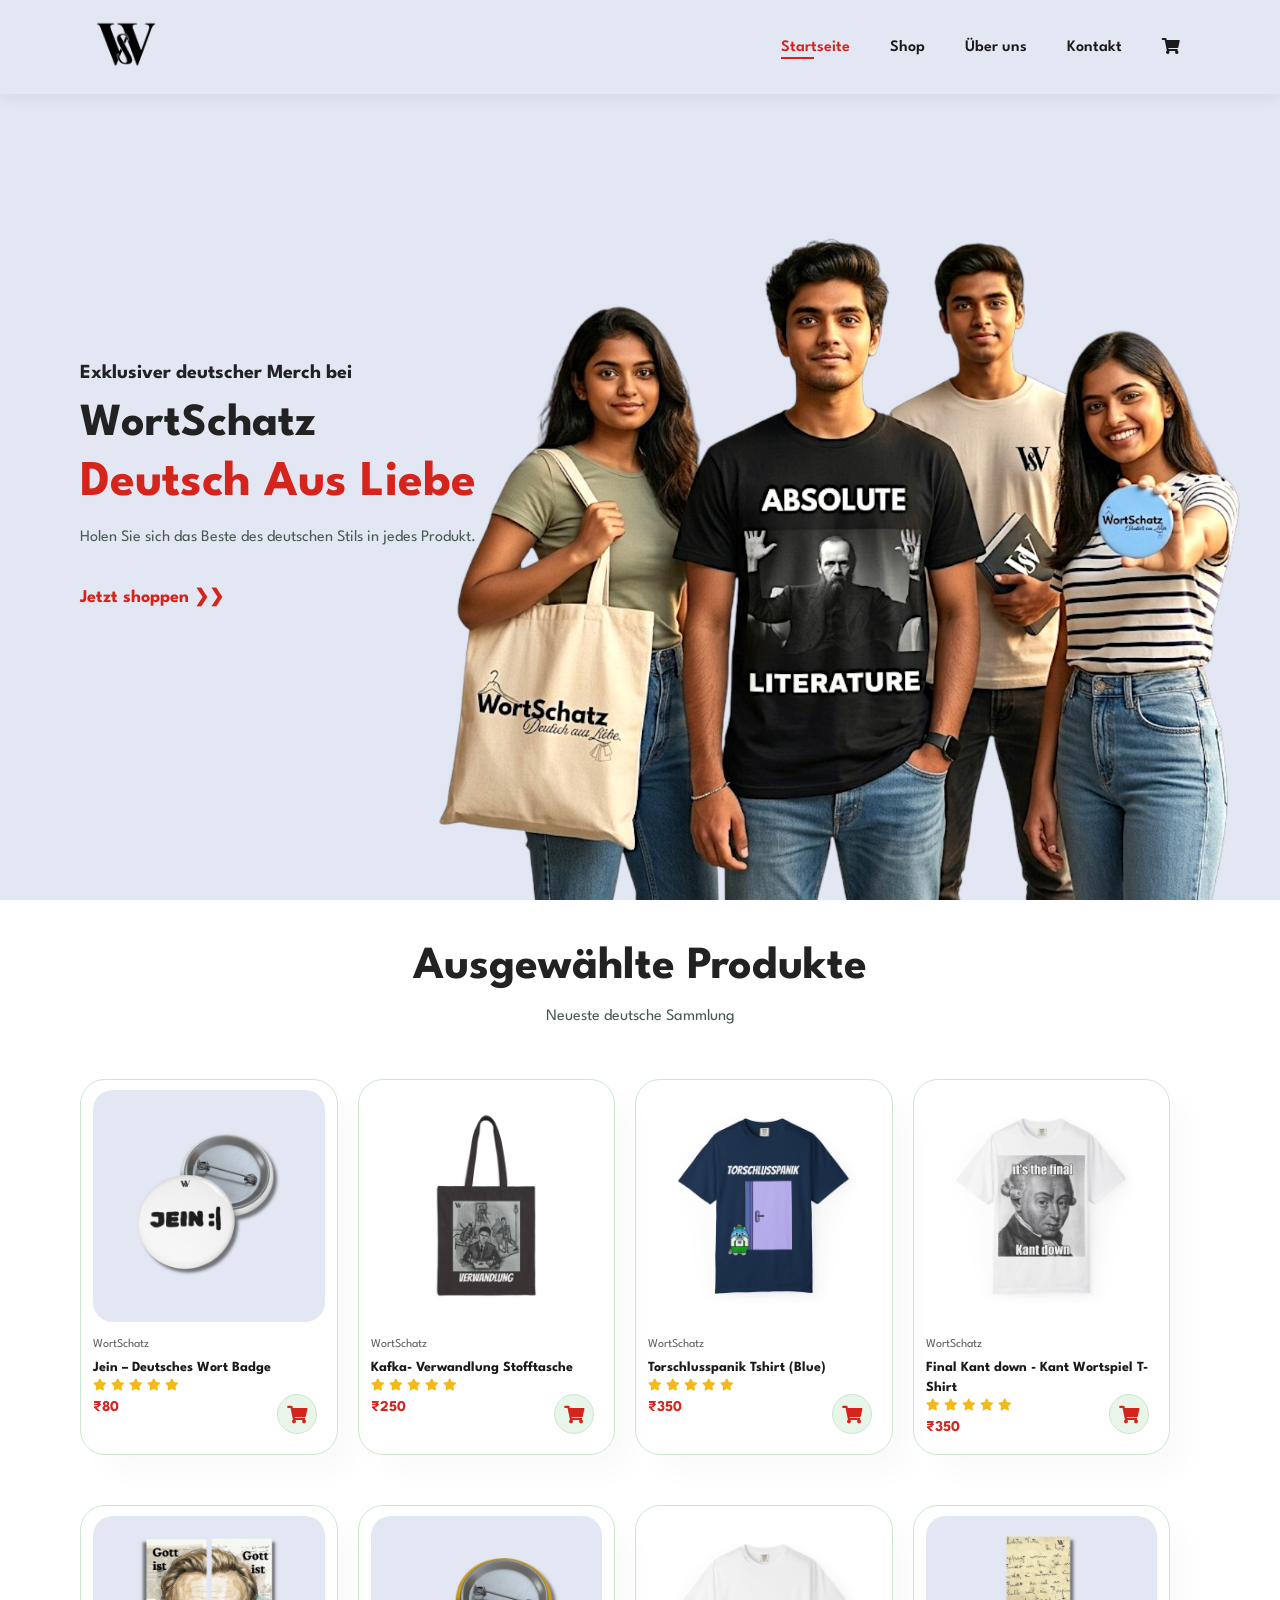
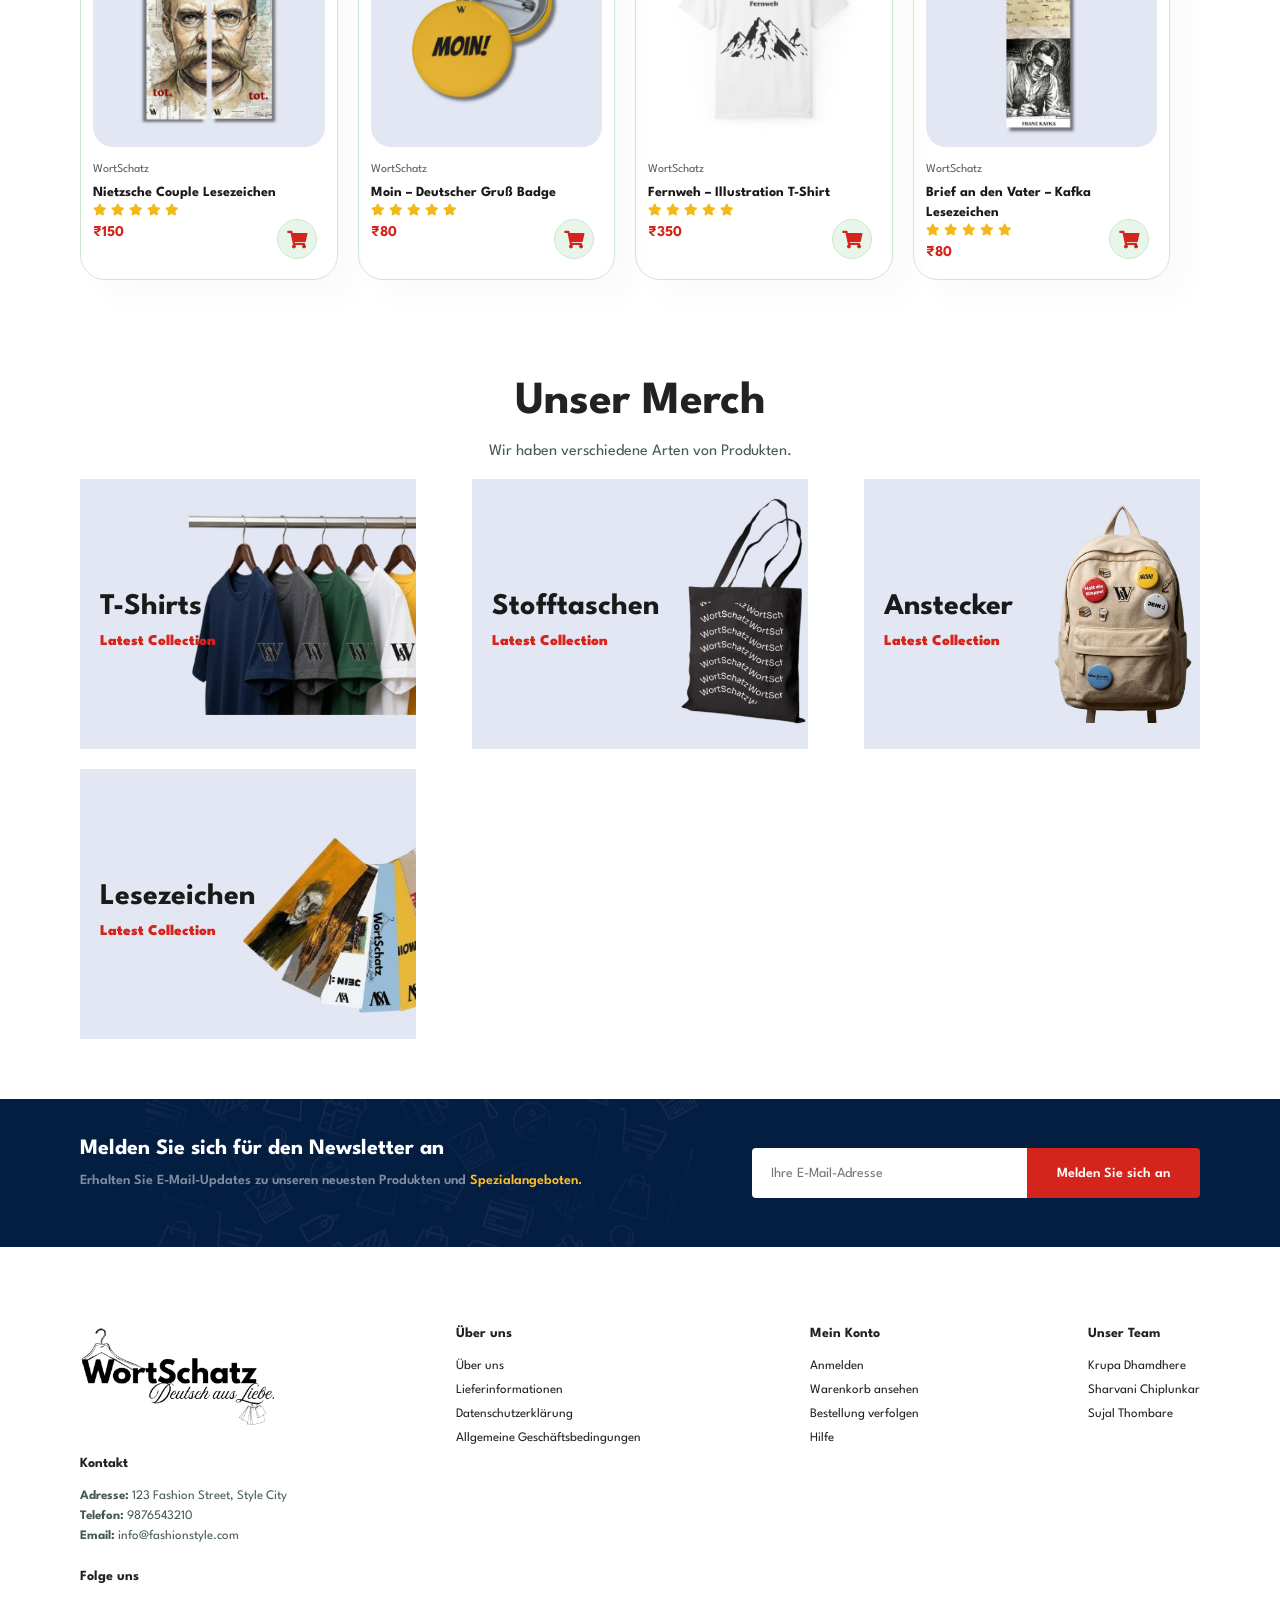
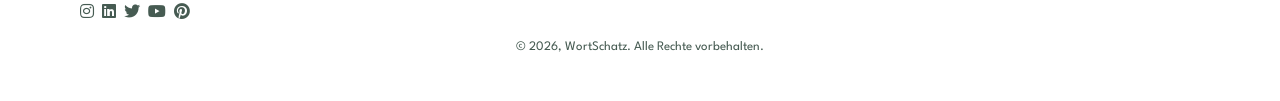
<file: index.html>
<!doctype html>
<html lang="en">
  <head>
    <meta charset="UTF-8" />
    <meta http-equiv="X-UA-Compatible" content="IE=edge" />
    <meta name="viewport" content="width=device-width, initial-scale=1.0" />

    <link
      rel="stylesheet"
      href="https://use.fontawesome.com/releases/v5.15.4/css/all.css"
    />

    <title>WortSchatz</title>
    <link rel="stylesheet" href="style.css" />
  </head>

  <body>
    <header id="header">
      <a href="#"><img src="img/short-logo.png" class="logo" alt="" /></a>

      <div>
        <ul id="navbar">
          <li><a class="active" href="index.html">Startseite</a></li>
          <li><a href="shop.html">Shop</a></li>
          <li><a href="about.html">Über uns</a></li>
          <li><a href="contact.html">Kontakt</a></li>
          <li id="lg-bag">
            <a href="cart.html"><i class="fas fa-shopping-cart"></i></a>
          </li>
          <a href="#" id="close"><i class="fas fa-times"></i></a>
        </ul>
      </div>
      <div id="mobile">
        <a href="cart.html"><i class="fas fa-shopping-cart"></i></a>
        <i id="bar" class="fas fa-outdent"></i>
      </div>
    </header>

    <section id="hero">
      <h4>Exklusiver deutscher Merch bei</h4>
      <h2>WortSchatz</h2>
      <h1>Deutsch Aus Liebe</h1>
      <p>Holen Sie sich das Beste des deutschen Stils in jedes Produkt.</p>
      <button onclick="window.location.href = 'shop.html'">
        Jetzt shoppen ❯❯
      </button>
    </section>

    <section id="product1" class="section-p1">
      <h2>Ausgewählte Produkte</h2>
      <p>Neueste deutsche Sammlung</p>
      <div class="pro-container">
        <div class="pro" onclick="window.location.href = 'sproduct.html?id=8'">
          <img src="img/badges/jein.jpeg" alt="" />
          <div class="des">
            <span>WortSchatz</span>
            <h5>Jein – Deutsches Wort Badge</h5>
            <div class="star">
              <i class="fas fa-star"></i>
              <i class="fas fa-star"></i>
              <i class="fas fa-star"></i>
              <i class="fas fa-star"></i>
              <i class="fas fa-star"></i>
            </div>
            <h4>₹80</h4>
          </div>
          <a href="#"><i class="fas fa-shopping-cart cart"></i></a>
        </div>
        <div class="pro" onclick="window.location.href = 'sproduct.html?id=7'">
          <img src="img/tote1-front.jpeg" alt="" />
          <div class="des">
            <span>WortSchatz</span>
            <h5>Kafka- Verwandlung Stofftasche</h5>
            <div class="star">
              <i class="fas fa-star"></i>
              <i class="fas fa-star"></i>
              <i class="fas fa-star"></i>
              <i class="fas fa-star"></i>
              <i class="fas fa-star"></i>
            </div>
            <h4>₹250</h4>
          </div>
          <a href="#"><i class="fas fa-shopping-cart cart"></i></a>
        </div>
        <div class="pro" onclick="window.location.href = 'sproduct.html?id=4'">
          <img src="img/tshirts/torsch2.jpeg" alt="" />
          <div class="des">
            <span>WortSchatz</span>
            <h5>Torschlusspanik Tshirt (Blue)</h5>
            <div class="star">
              <i class="fas fa-star"></i>
              <i class="fas fa-star"></i>
              <i class="fas fa-star"></i>
              <i class="fas fa-star"></i>
              <i class="fas fa-star"></i>
            </div>
            <h4>₹350</h4>
          </div>
          <a href="#"><i class="fas fa-shopping-cart cart"></i></a>
        </div>
        <div class="pro" onclick="window.location.href = 'sproduct.html?id=2'">
          <img src="img/tshirts/kant.jpeg" alt="" />
          <div class="des">
            <span>WortSchatz</span>
            <h5>Final Kant down - Kant Wortspiel T-Shirt</h5>
            <div class="star">
              <i class="fas fa-star"></i>
              <i class="fas fa-star"></i>
              <i class="fas fa-star"></i>
              <i class="fas fa-star"></i>
              <i class="fas fa-star"></i>
            </div>
            <h4>₹350</h4>
          </div>
          <a href="#"><i class="fas fa-shopping-cart cart"></i></a>
        </div>
        <div class="pro" onclick="window.location.href = 'sproduct.html?id=31'">
          <img src="img/bookmarks/couple.jpeg" alt="" />
          <div class="des">
            <span>WortSchatz</span>
            <h5>Nietzsche Couple Lesezeichen</h5>
            <div class="star">
              <i class="fas fa-star"></i>
              <i class="fas fa-star"></i>
              <i class="fas fa-star"></i>
              <i class="fas fa-star"></i>
              <i class="fas fa-star"></i>
            </div>
            <h4>₹150</h4>
          </div>
          <a href="#"><i class="fas fa-shopping-cart cart"></i></a>
        </div>
        <div class="pro" onclick="window.location.href = 'sproduct.html?id=9'">
          <img src="img/badges/moin.jpeg" alt="" />
          <div class="des">
            <span>WortSchatz</span>
            <h5>Moin – Deutscher Gruß Badge</h5>
            <div class="star">
              <i class="fas fa-star"></i>
              <i class="fas fa-star"></i>
              <i class="fas fa-star"></i>
              <i class="fas fa-star"></i>
              <i class="fas fa-star"></i>
            </div>
            <h4>₹80</h4>
          </div>
          <a href="#"><i class="fas fa-shopping-cart cart"></i></a>
        </div>
        <div class="pro" onclick="window.location.href = 'sproduct.html?id=3'">
          <img src="img/tshirts/fernweh.jpeg" alt="" />
          <div class="des">
            <span>WortSchatz</span>
            <h5>Fernweh – Illustration T-Shirt</h5>
            <div class="star">
              <i class="fas fa-star"></i>
              <i class="fas fa-star"></i>
              <i class="fas fa-star"></i>
              <i class="fas fa-star"></i>
              <i class="fas fa-star"></i>
            </div>
            <h4>₹350</h4>
          </div>
          <a href="#"><i class="fas fa-shopping-cart cart"></i></a>
        </div>
        <div class="pro" onclick="window.location.href = 'sproduct.html?id=13'">
          <img src="img/bookmarks/kafka.jpg" alt="" />
          <div class="des">
            <span>WortSchatz</span>
            <h5>Brief an den Vater – Kafka Lesezeichen</h5>
            <div class="star">
              <i class="fas fa-star"></i>
              <i class="fas fa-star"></i>
              <i class="fas fa-star"></i>
              <i class="fas fa-star"></i>
              <i class="fas fa-star"></i>
            </div>
            <h4>₹80</h4>
          </div>
          <a href="#"><i class="fas fa-shopping-cart cart"></i></a>
        </div>
      </div>
    </section>

    <!-- <section id="sm-banner" class="section-p1">
      <div class="banner-box" onclick="window.location.href = 'shop.html'">
        <h4>Exclusive Offer</h4>
        <h2>Special Combos</h2>
        <span>Coolest Merch Combos at Sale</span>
        <button class="white">Learn More</button>
      </div>
      <div
        class="banner-box banner-box2"
        onclick="window.location.href = 'shop.html'"
      >
        <h4>Latest Designs</h4>
        <h2>New Gen Z Styles</h2>
        <span>Upgrade your closet with us!</span>
        <button class="white">Check it out</button>
      </div>
    </section> -->

    <section class="heading">
      <h2>Unser Merch</h2>
      <p>Wir haben verschiedene Arten von Produkten.</p>
    </section>

    <section id="banner3">
      <div
        onclick="window.location.href = 'shop.html#tshirts'"
        class="banner-box banner-box4"
      >
        <h5>T-Shirts</h5>
        <h3>Latest Collection</h3>
      </div>
      <div onclick="window.location.href = 'shop.html#tote'" class="banner-box">
        <h5>Stofftaschen</h5>
        <h3>Latest Collection</h3>
      </div>
      <div
        class="banner-box banner-box2"
        onclick="window.location.href = 'shop.html#badges'"
      >
        <h5>Anstecker</h5>
        <h3>Latest Collection</h3>
      </div>
      <div
        onclick="window.location.href = 'shop.html#bookmark-sec'"
        class="banner-box banner-box3"
      >
        <h5>Lesezeichen</h5>
        <h3>Latest Collection</h3>
      </div>
    </section>

    <section id="newsletter" class="section-p1 section-m1">
      <div class="newstext">
        <h4>Melden Sie sich für den Newsletter an</h4>
        <p>
          Erhalten Sie E-Mail-Updates zu unseren neuesten Produkten und
          <span>Spezialangeboten.</span>
        </p>
      </div>
      <div class="form">
        <input type="text" placeholder="Ihre E-Mail-Adresse" />
        <button class="normal">Melden Sie sich an</button>
      </div>
    </section>

    <footer class="section-p1">
      <div class="col">
        <img class="logo f-logo" src="img/logo2.png" alt="" />
        <h4>Kontakt</h4>
        <p><strong>Adresse:</strong> 123 Fashion Street, Style City</p>
        <p><strong>Telefon:</strong> 9876543210</p>
        <p><strong>Email:</strong> info@fashionstyle.com</p>
        <div class="follow">
          <h4>Folge uns</h4>
          <div class="icon">
            <i class="fab fa-instagram"></i>
            <i class="fab fa-linkedin"></i>
            <i class="fab fa-twitter"></i>
            <i class="fab fa-youtube"></i>
            <i class="fab fa-pinterest"></i>
          </div>
        </div>
      </div>

      <div class="col">
        <h4>Über uns</h4>
        <a href="about.html">Über uns</a>
        <a href="#">Lieferinformationen</a>
        <a href="#">Datenschutzerklärung</a>
        <a href="#">Allgemeine Geschäftsbedingungen</a>
      </div>

      <div class="col">
        <h4>Mein Konto</h4>
        <a href="#">Anmelden</a>
        <a href="cart.html">Warenkorb ansehen</a>
        <a href="#">Bestellung verfolgen</a>
        <a href="#">Hilfe</a>
      </div>

      <div class="col">
        <h4>Unser Team</h4>
        <a href="contact.html">Krupa Dhamdhere</a>
        <a href="contact.html">Sharvani Chiplunkar</a>
        <a href="contact.html">Sujal Thombare</a>
      </div>

      <div class="copyright">
        <p>© 2026, WortSchatz. Alle Rechte vorbehalten.</p>
      </div>
    </footer>

    <script src="script.js"></script>
  </body>
</html>
</file>
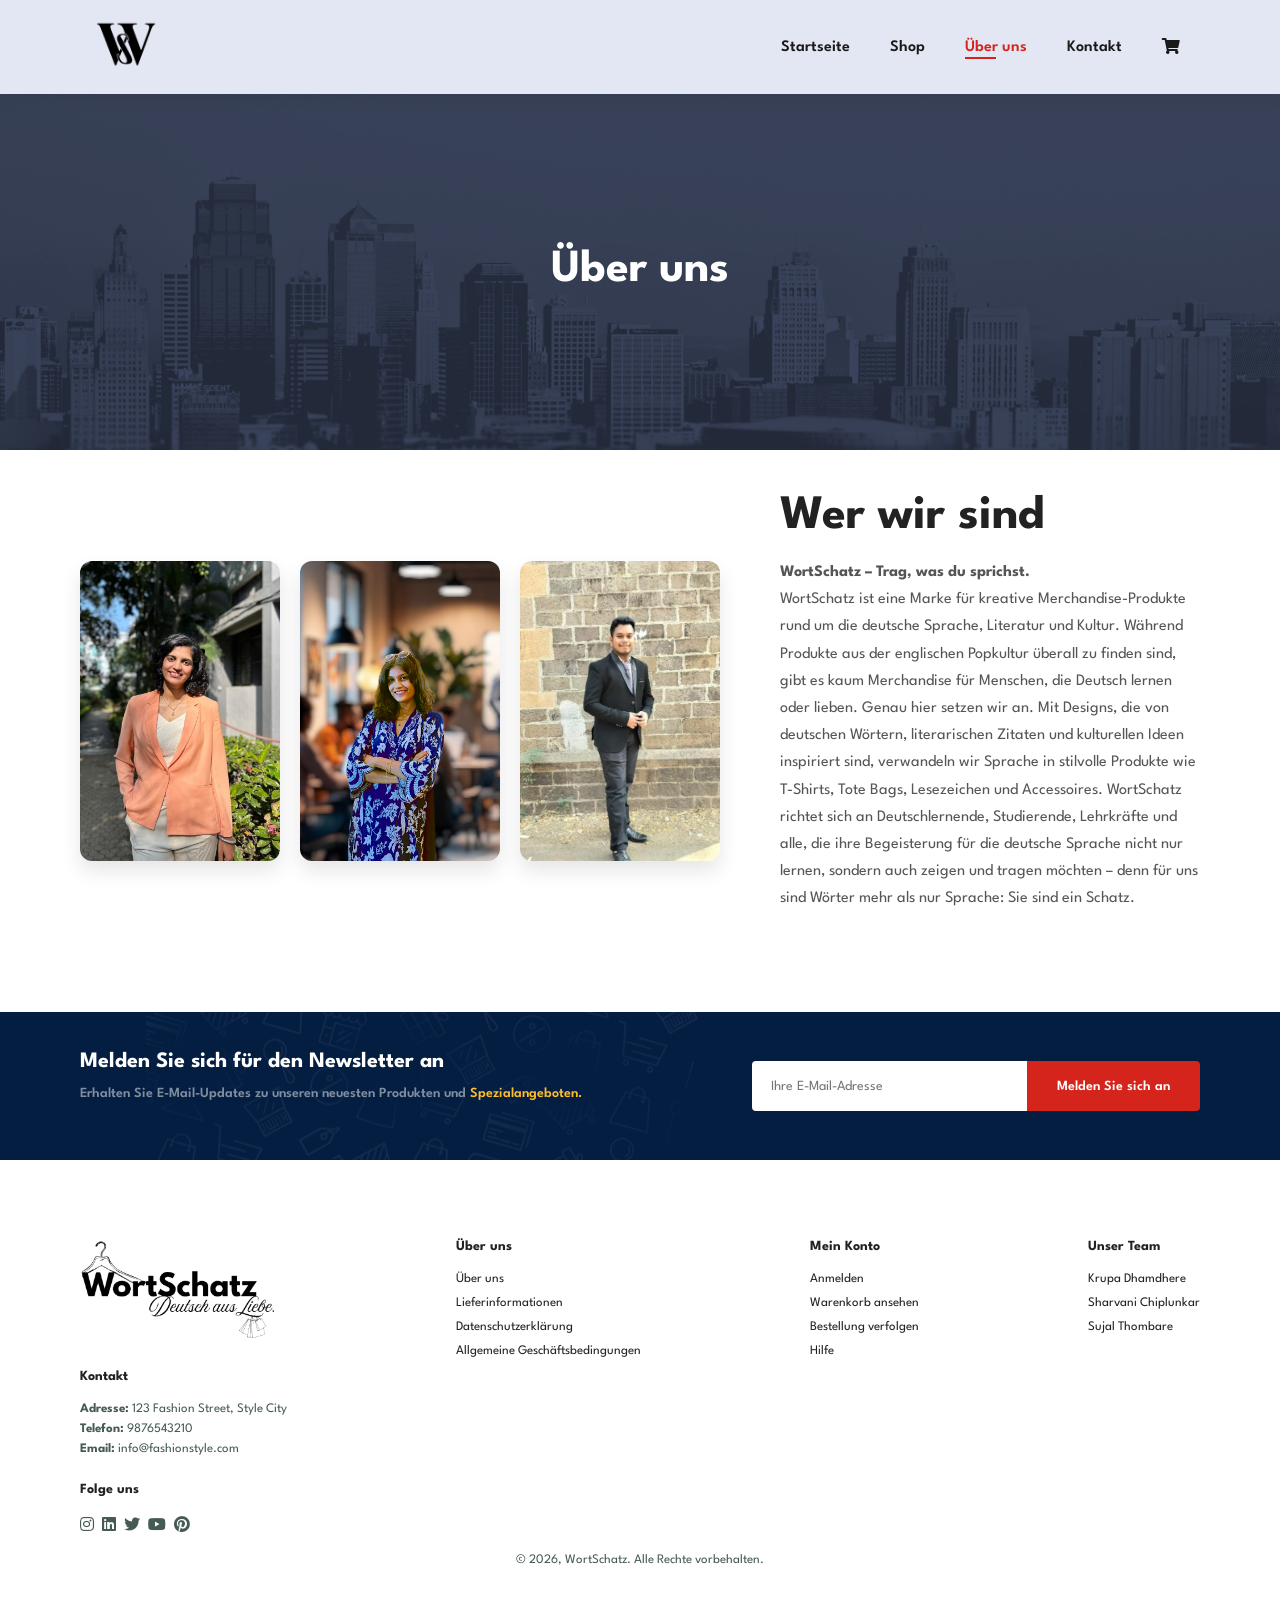
<file: about.html>
<!doctype html>
<html lang="en">
  <head>
    <meta charset="UTF-8" />
    <meta http-equiv="X-UA-Compatible" content="IE=edge" />
    <meta name="viewport" content="width=device-width, initial-scale=1.0" />

    <link
      rel="stylesheet"
      href="https://use.fontawesome.com/releases/v5.15.4/css/all.css"
    />

    <title>WortSchatz</title>
    <link rel="stylesheet" href="style.css" />
  </head>

  <body>
    <header id="header">
      <a href="index.html"
        ><img src="img/short-logo.png" class="logo" alt=""
      /></a>

      <div>
        <ul id="navbar">
          <li><a href="index.html">Startseite</a></li>
          <li><a href="shop.html">Shop</a></li>
          <li><a class="active" href="about.html">Über uns</a></li>
          <li><a href="contact.html">Kontakt</a></li>
          <li id="lg-bag">
            <a href="cart.html"><i class="fas fa-shopping-cart"></i></a>
          </li>
          <a href="#" id="close"><i class="fas fa-times"></i></a>
        </ul>
      </div>
      <div id="mobile">
        <a href="cart.html"><i class="fas fa-shopping-cart"></i></a>
        <i id="bar" class="fas fa-outdent"></i>
      </div>
    </header>

    <section id="page-header" class="about-page">
      <h2>Über uns</h2>
    </section>

    <section id="about-head" class="section-p1">
      <div class="about-images">
        <img src="img/1-full.jpeg" alt="" />
        <img src="img/2-full.jpeg" alt="" />
        <img class="special-treatment" src="img/3-full.jpeg" alt="" />
      </div>
      <div class="about-text">
        <h2>Wer wir sind</h2>
        <p>
          <strong>WortSchatz – Trag, was du sprichst.</strong><br />
          WortSchatz ist eine Marke für kreative Merchandise-Produkte rund um
          die deutsche Sprache, Literatur und Kultur. Während Produkte aus der
          englischen Popkultur überall zu finden sind, gibt es kaum Merchandise
          für Menschen, die Deutsch lernen oder lieben. Genau hier setzen wir
          an. Mit Designs, die von deutschen Wörtern, literarischen Zitaten und
          kulturellen Ideen inspiriert sind, verwandeln wir Sprache in stilvolle
          Produkte wie T-Shirts, Tote Bags, Lesezeichen und Accessoires.
          WortSchatz richtet sich an Deutschlernende, Studierende, Lehrkräfte
          und alle, die ihre Begeisterung für die deutsche Sprache nicht nur
          lernen, sondern auch zeigen und tragen möchten – denn für uns sind
          Wörter mehr als nur Sprache: Sie sind ein Schatz.
        </p>
      </div>
    </section>

    <section id="newsletter" class="section-p1 section-m1">
      <div class="newstext">
        <h4>Melden Sie sich für den Newsletter an</h4>
        <p>
          Erhalten Sie E-Mail-Updates zu unseren neuesten Produkten und
          <span>Spezialangeboten.</span>
        </p>
      </div>
      <div class="form">
        <input type="text" placeholder="Ihre E-Mail-Adresse" />
        <button class="normal">Melden Sie sich an</button>
      </div>
    </section>

    <footer class="section-p1">
      <div class="col">
        <img class="logo f-logo" src="img/logo2.png" alt="" />
        <h4>Kontakt</h4>
        <p><strong>Adresse:</strong> 123 Fashion Street, Style City</p>
        <p><strong>Telefon:</strong> 9876543210</p>
        <p><strong>Email:</strong> info@fashionstyle.com</p>
        <div class="follow">
          <h4>Folge uns</h4>
          <div class="icon">
            <i class="fab fa-instagram"></i>
            <i class="fab fa-linkedin"></i>
            <i class="fab fa-twitter"></i>
            <i class="fab fa-youtube"></i>
            <i class="fab fa-pinterest"></i>
          </div>
        </div>
      </div>

      <div class="col">
        <h4>Über uns</h4>
        <a href="about.html">Über uns</a>
        <a href="#">Lieferinformationen</a>
        <a href="#">Datenschutzerklärung</a>
        <a href="#">Allgemeine Geschäftsbedingungen</a>
      </div>

      <div class="col">
        <h4>Mein Konto</h4>
        <a href="#">Anmelden</a>
        <a href="cart.html">Warenkorb ansehen</a>
        <a href="#">Bestellung verfolgen</a>
        <a href="#">Hilfe</a>
      </div>

      <div class="col">
        <h4>Unser Team</h4>
        <a href="contact.html">Krupa Dhamdhere</a>
        <a href="contact.html">Sharvani Chiplunkar</a>
        <a href="contact.html">Sujal Thombare</a>
      </div>

      <div class="copyright">
        <p>© 2026, WortSchatz. Alle Rechte vorbehalten.</p>
      </div>
    </footer>

    <script src="script.js"></script>
  </body>
</html>
</file>
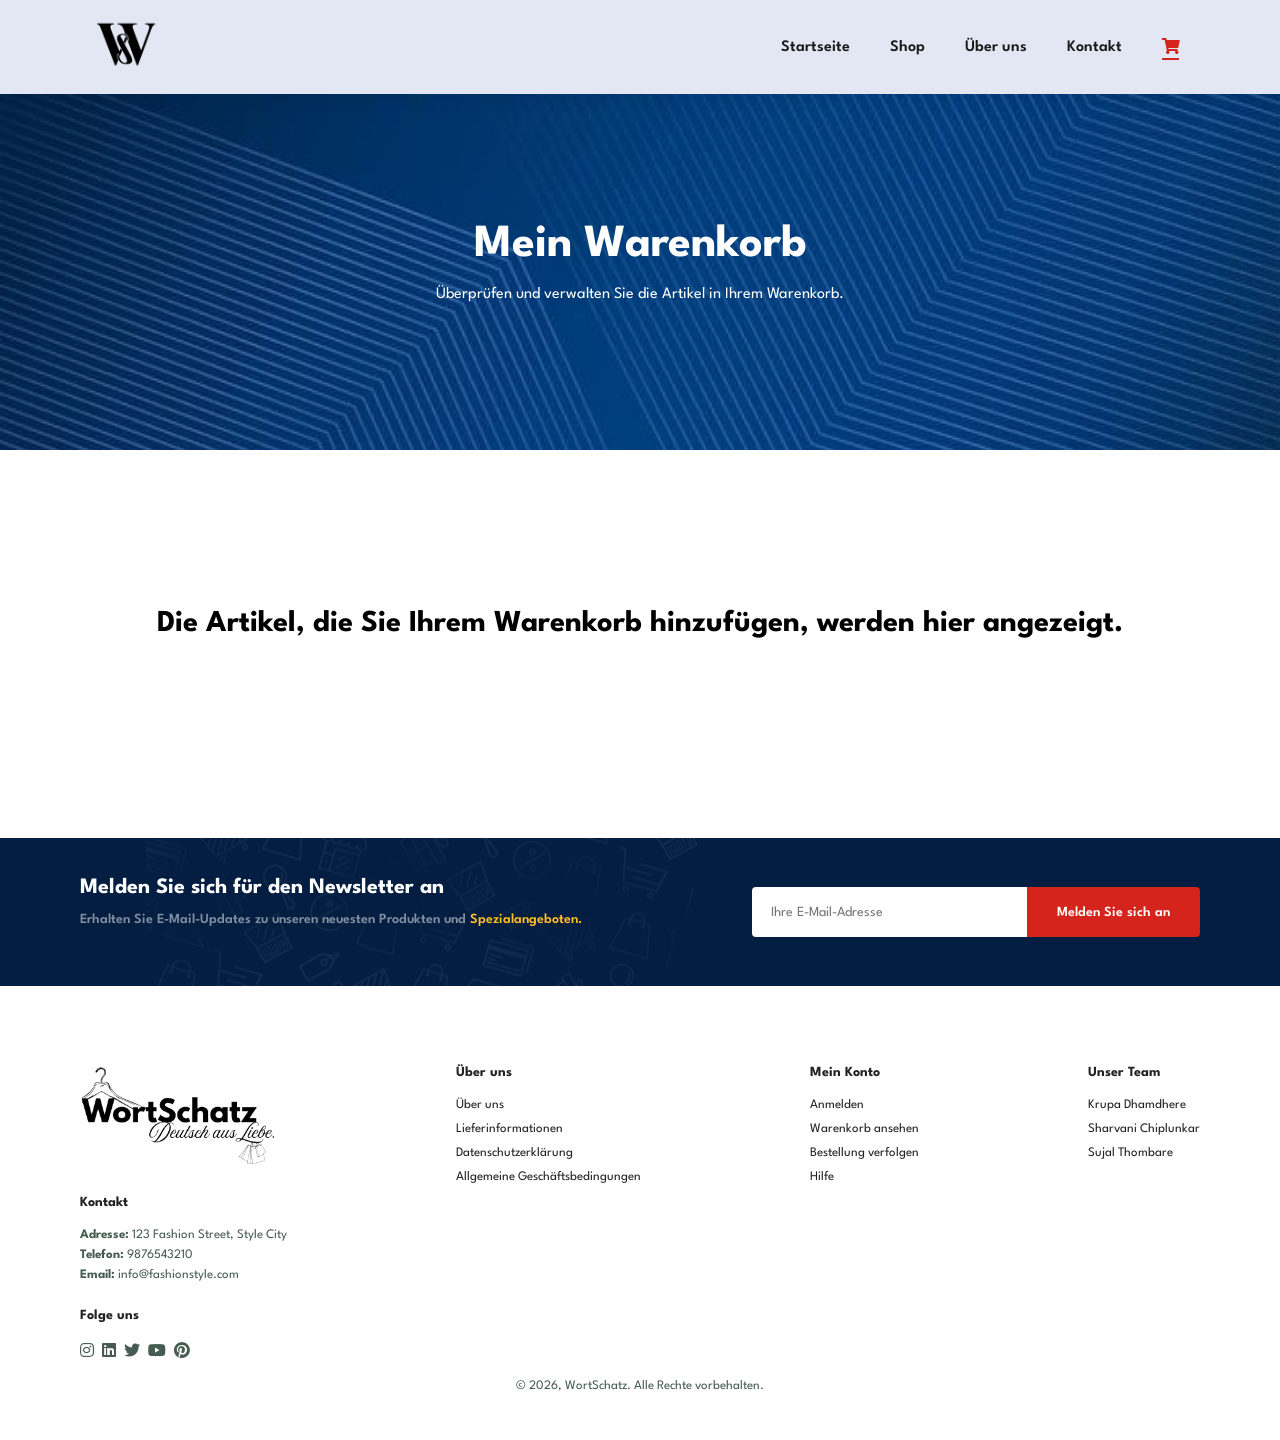
<file: cart.html>
<!doctype html>
<html lang="en">
  <head>
    <meta charset="UTF-8" />
    <meta http-equiv="X-UA-Compatible" content="IE=edge" />
    <meta name="viewport" content="width=device-width, initial-scale=1.0" />

    <link
      rel="stylesheet"
      href="https://use.fontawesome.com/releases/v5.15.4/css/all.css"
    />

    <title>WortSchatz</title>
    <link rel="stylesheet" href="style.css" />
  </head>

  <body>
    <header id="header">
      <a href="#"><img src="img/short-logo.png" class="logo" alt="" /></a>

      <div>
        <ul id="navbar">
          <li><a href="index.html">Startseite</a></li>
          <li><a href="shop.html">Shop</a></li>
          <li><a href="about.html">Über uns</a></li>
          <li><a href="contact.html">Kontakt</a></li>
          <li id="lg-bag">
            <a class="active" href="cart.html"
              ><i class="fas fa-shopping-cart"></i
            ></a>
          </li>
          <a href="#" id="close"><i class="fas fa-times"></i></a>
        </ul>
      </div>
      <div id="mobile">
        <a href="cart.html"><i class="fas fa-shopping-cart"></i></a>
        <i id="bar" class="fas fa-outdent"></i>
      </div>
    </header>

    <section id="page-header" class="contact-page">
      <h2>Mein Warenkorb</h2>
      <p>Überprüfen und verwalten Sie die Artikel in Ihrem Warenkorb.</p>
    </section>

    <section class="section-p1" id="cart-items">
      <h3>
        Die Artikel, die Sie Ihrem Warenkorb hinzufügen, werden hier angezeigt.
      </h3>
    </section>

    <section id="newsletter" class="section-p1 section-m1">
      <div class="newstext">
        <h4>Melden Sie sich für den Newsletter an</h4>
        <p>
          Erhalten Sie E-Mail-Updates zu unseren neuesten Produkten und
          <span>Spezialangeboten.</span>
        </p>
      </div>
      <div class="form">
        <input type="text" placeholder="Ihre E-Mail-Adresse" />
        <button class="normal">Melden Sie sich an</button>
      </div>
    </section>

    <footer class="section-p1">
      <div class="col">
        <img class="logo f-logo" src="img/logo2.png" alt="" />
        <h4>Kontakt</h4>
        <p><strong>Adresse:</strong> 123 Fashion Street, Style City</p>
        <p><strong>Telefon:</strong> 9876543210</p>
        <p><strong>Email:</strong> info@fashionstyle.com</p>
        <div class="follow">
          <h4>Folge uns</h4>
          <div class="icon">
            <i class="fab fa-instagram"></i>
            <i class="fab fa-linkedin"></i>
            <i class="fab fa-twitter"></i>
            <i class="fab fa-youtube"></i>
            <i class="fab fa-pinterest"></i>
          </div>
        </div>
      </div>

      <div class="col">
        <h4>Über uns</h4>
        <a href="about.html">Über uns</a>
        <a href="#">Lieferinformationen</a>
        <a href="#">Datenschutzerklärung</a>
        <a href="#">Allgemeine Geschäftsbedingungen</a>
      </div>

      <div class="col">
        <h4>Mein Konto</h4>
        <a href="#">Anmelden</a>
        <a href="cart.html">Warenkorb ansehen</a>
        <a href="#">Bestellung verfolgen</a>
        <a href="#">Hilfe</a>
      </div>

      <div class="col">
        <h4>Unser Team</h4>
        <a href="contact.html">Krupa Dhamdhere</a>
        <a href="contact.html">Sharvani Chiplunkar</a>
        <a href="contact.html">Sujal Thombare</a>
      </div>

      <div class="copyright">
        <p>© 2026, WortSchatz. Alle Rechte vorbehalten.</p>
      </div>
    </footer>

    <script src="script.js"></script>
  </body>
</html>
</file>
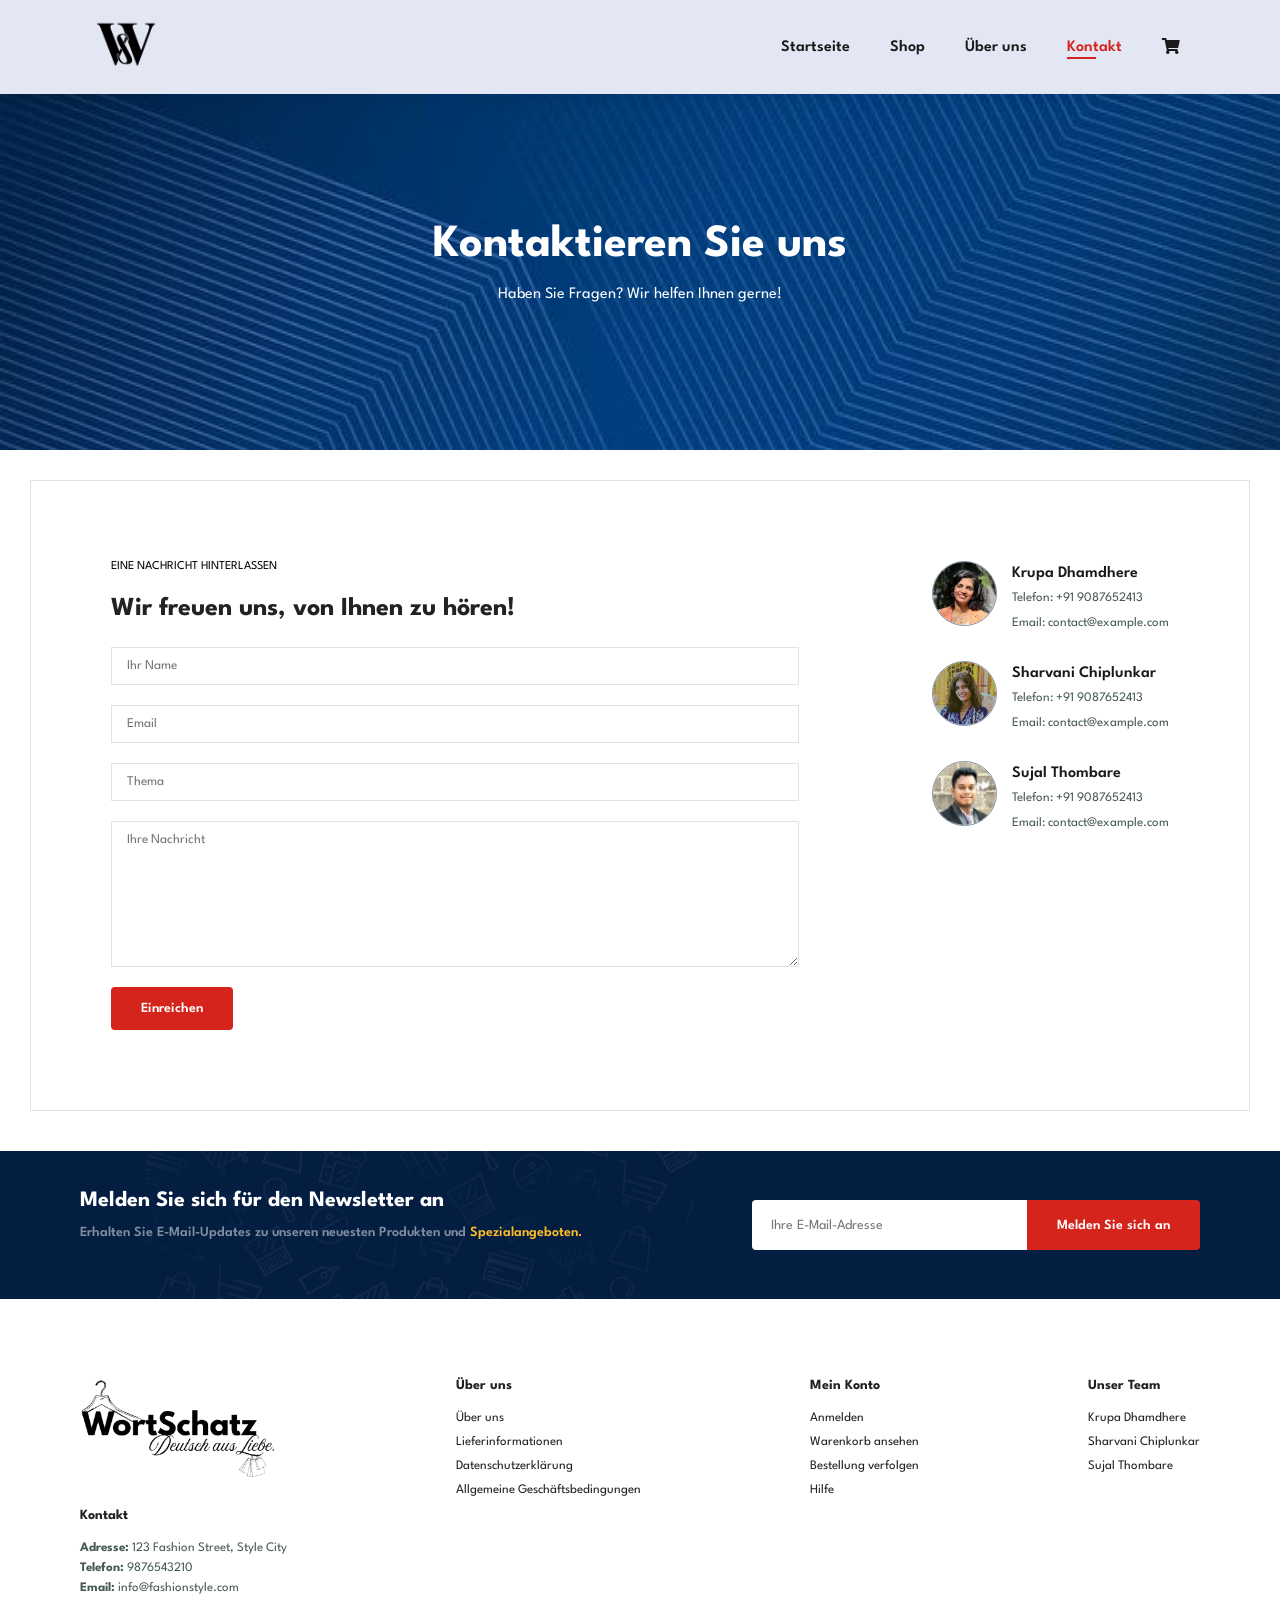
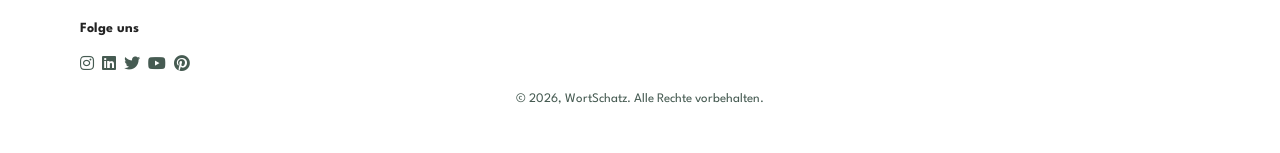
<file: contact.html>
<!doctype html>
<html lang="en">
  <head>
    <meta charset="UTF-8" />
    <meta http-equiv="X-UA-Compatible" content="IE=edge" />
    <meta name="viewport" content="width=device-width, initial-scale=1.0" />

    <link
      rel="stylesheet"
      href="https://use.fontawesome.com/releases/v5.15.4/css/all.css"
    />

    <title>WortSchatz</title>
    <link rel="stylesheet" href="style.css" />
  </head>

  <body>
    <header id="header">
      <a href="#"><img src="img/short-logo.png" class="logo" alt="" /></a>

      <div>
        <ul id="navbar">
          <li><a href="index.html">Startseite</a></li>
          <li><a href="shop.html">Shop</a></li>
          <li><a href="about.html">Über uns</a></li>
          <li><a class="active" href="contact.html">Kontakt</a></li>
          <li id="lg-bag">
            <a href="cart.html"><i class="fas fa-shopping-cart"></i></a>
          </li>
          <a href="#" id="close"><i class="fas fa-times"></i></a>
        </ul>
      </div>
      <div id="mobile">
        <a href="cart.html"><i class="fas fa-shopping-cart"></i></a>
        <i id="bar" class="fas fa-outdent"></i>
      </div>
    </header>

    <section id="page-header" class="contact-page">
      <h2>Kontaktieren Sie uns</h2>
      <p>Haben Sie Fragen? Wir helfen Ihnen gerne!</p>
    </section>

    <section id="form-details">
      <form action="">
        <span>EINE NACHRICHT HINTERLASSEN</span>
        <h2>Wir freuen uns, von Ihnen zu hören!</h2>
        <input type="text" placeholder="Ihr Name" />
        <input type="text" placeholder="Email" />
        <input type="text" placeholder="Thema" />
        <textarea
          name=""
          id=""
          cols="30"
          rows="10"
          placeholder="Ihre Nachricht"
        ></textarea>
        <button class="normal">Einreichen</button>
      </form>

      <div class="people">
        <div>
          <img src="img/1.jpg" alt="" />
          <p>
            <span>Krupa Dhamdhere</span>
            Telefon: +91 9087652413 <br />
            Email: contact@example.com
          </p>
        </div>
        <div>
          <img src="img/2.jpg" alt="" />
          <p>
            <span>Sharvani Chiplunkar</span>Telefon: +91 9087652413 <br />
            Email: contact@example.com
          </p>
        </div>
        <div>
          <img src="img/3.jpg" alt="" />
          <p>
            <span>Sujal Thombare</span>Telefon: +91 9087652413 <br />
            Email: contact@example.com
          </p>
        </div>
      </div>
    </section>

    <section id="newsletter" class="section-p1 section-m1">
      <div class="newstext">
        <h4>Melden Sie sich für den Newsletter an</h4>
        <p>
          Erhalten Sie E-Mail-Updates zu unseren neuesten Produkten und
          <span>Spezialangeboten.</span>
        </p>
      </div>
      <div class="form">
        <input type="text" placeholder="Ihre E-Mail-Adresse" />
        <button class="normal">Melden Sie sich an</button>
      </div>
    </section>

    <footer class="section-p1">
      <div class="col">
        <img class="logo f-logo" src="img/logo2.png" alt="" />
        <h4>Kontakt</h4>
        <p><strong>Adresse:</strong> 123 Fashion Street, Style City</p>
        <p><strong>Telefon:</strong> 9876543210</p>
        <p><strong>Email:</strong> info@fashionstyle.com</p>
        <div class="follow">
          <h4>Folge uns</h4>
          <div class="icon">
            <i class="fab fa-instagram"></i>
            <i class="fab fa-linkedin"></i>
            <i class="fab fa-twitter"></i>
            <i class="fab fa-youtube"></i>
            <i class="fab fa-pinterest"></i>
          </div>
        </div>
      </div>

      <div class="col">
        <h4>Über uns</h4>
        <a href="about.html">Über uns</a>
        <a href="#">Lieferinformationen</a>
        <a href="#">Datenschutzerklärung</a>
        <a href="#">Allgemeine Geschäftsbedingungen</a>
      </div>

      <div class="col">
        <h4>Mein Konto</h4>
        <a href="#">Anmelden</a>
        <a href="cart.html">Warenkorb ansehen</a>
        <a href="#">Bestellung verfolgen</a>
        <a href="#">Hilfe</a>
      </div>

      <div class="col">
        <h4>Unser Team</h4>
        <a href="contact.html">Krupa Dhamdhere</a>
        <a href="contact.html">Sharvani Chiplunkar</a>
        <a href="contact.html">Sujal Thombare</a>
      </div>

      <div class="copyright">
        <p>© 2026, WortSchatz. Alle Rechte vorbehalten.</p>
      </div>
    </footer>

    <script src="script.js"></script>
  </body>
</html>
</file>
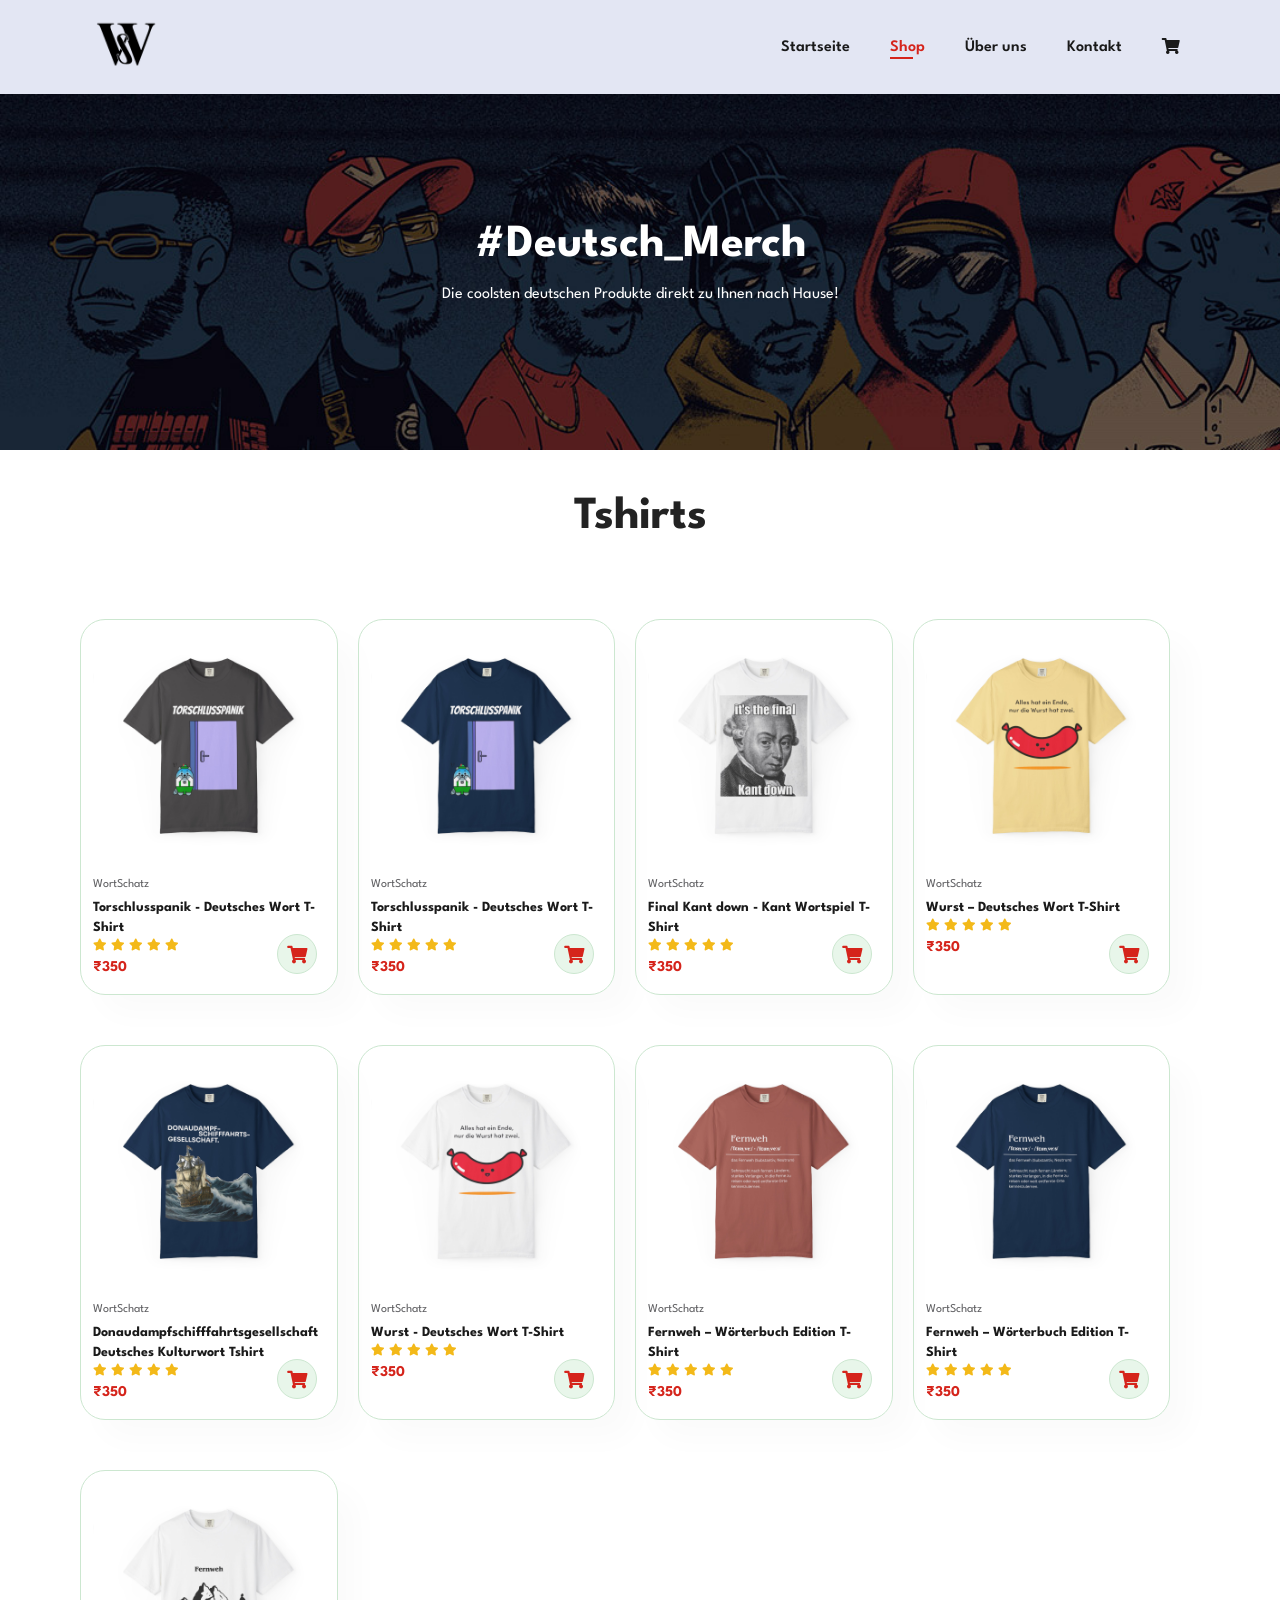
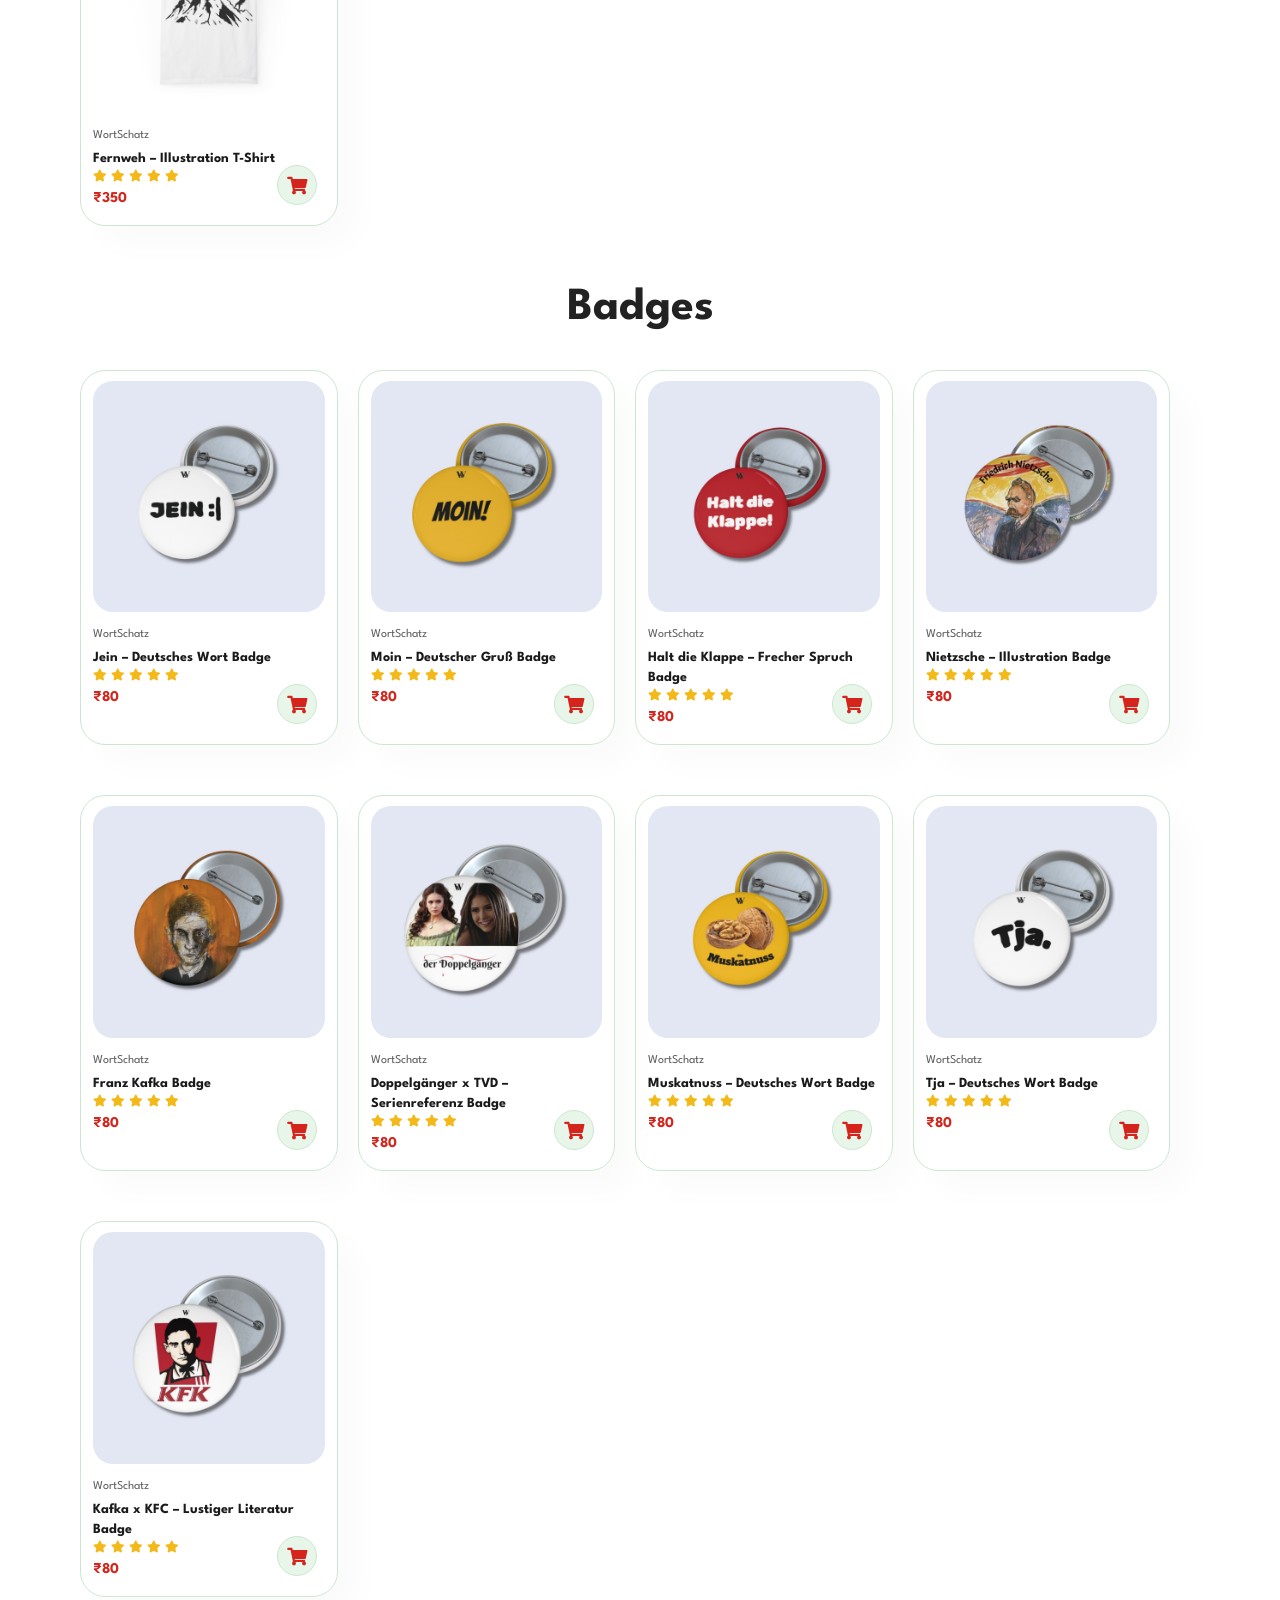
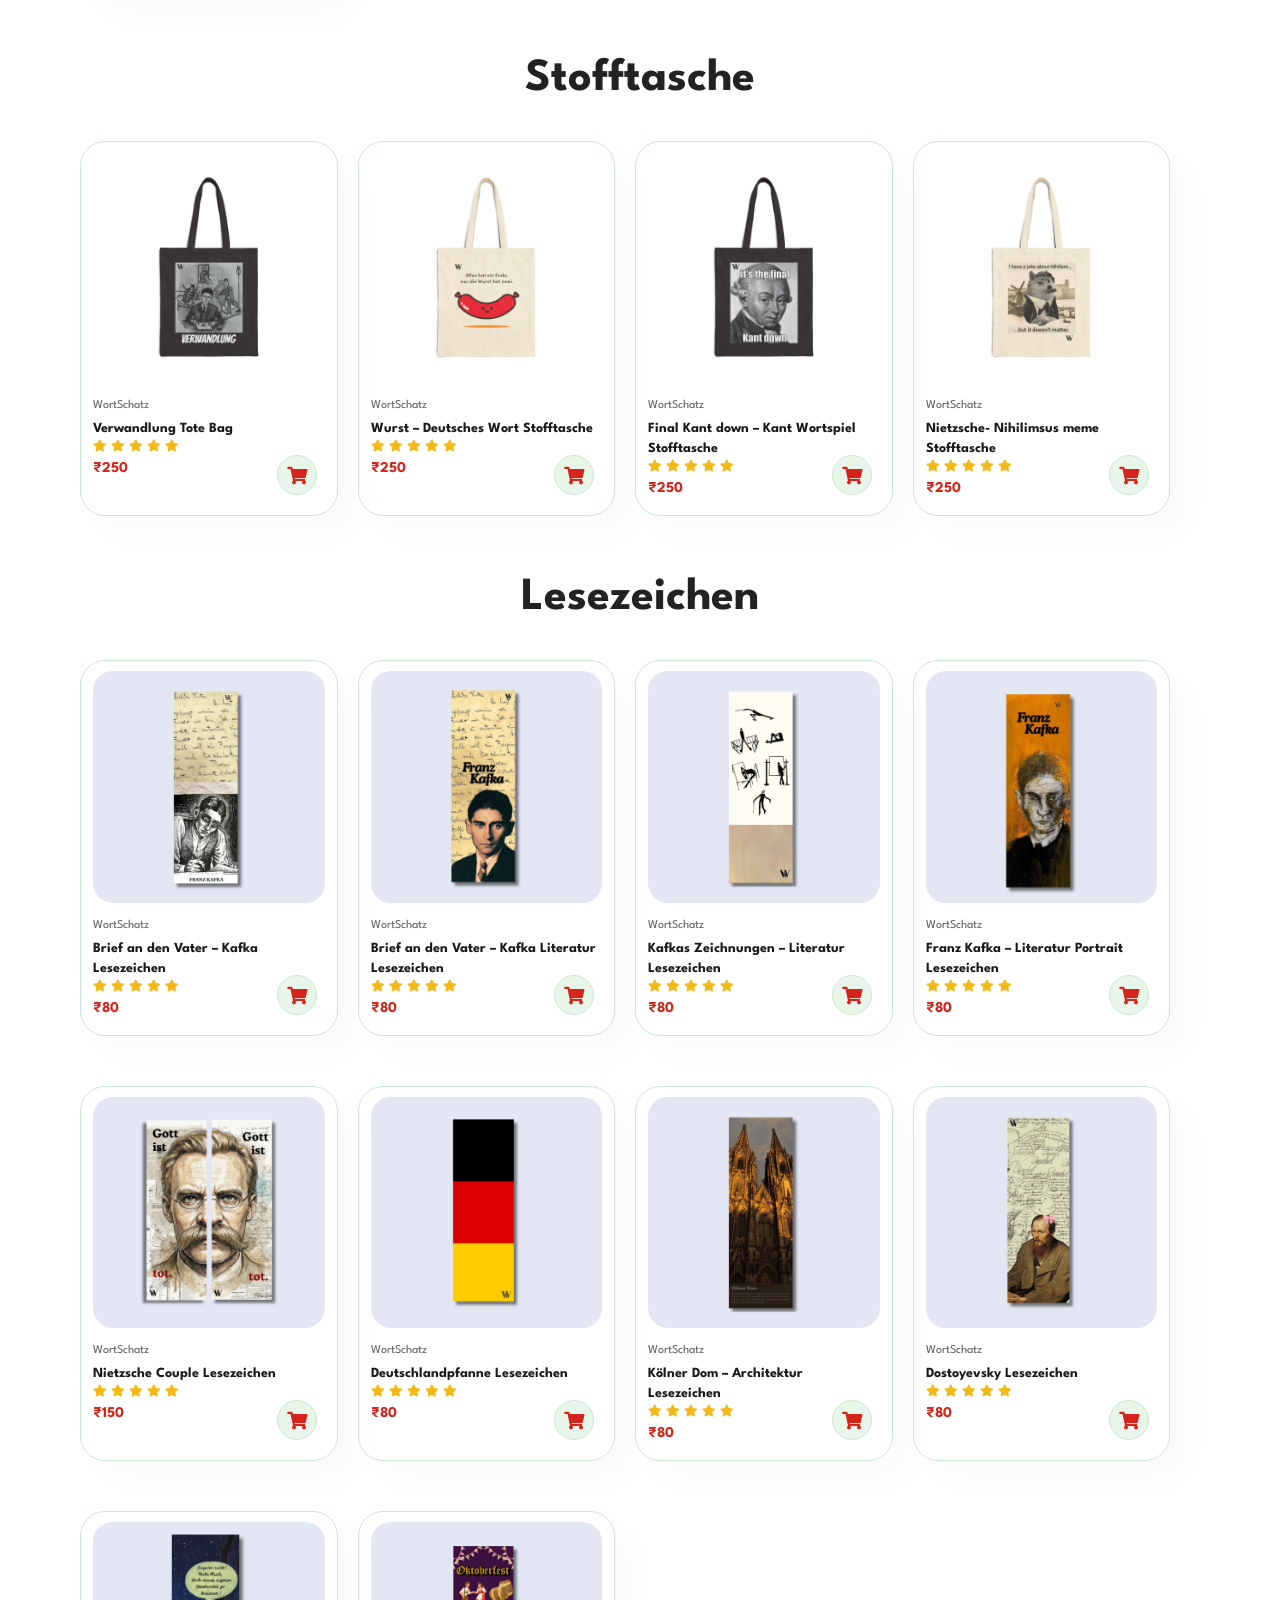
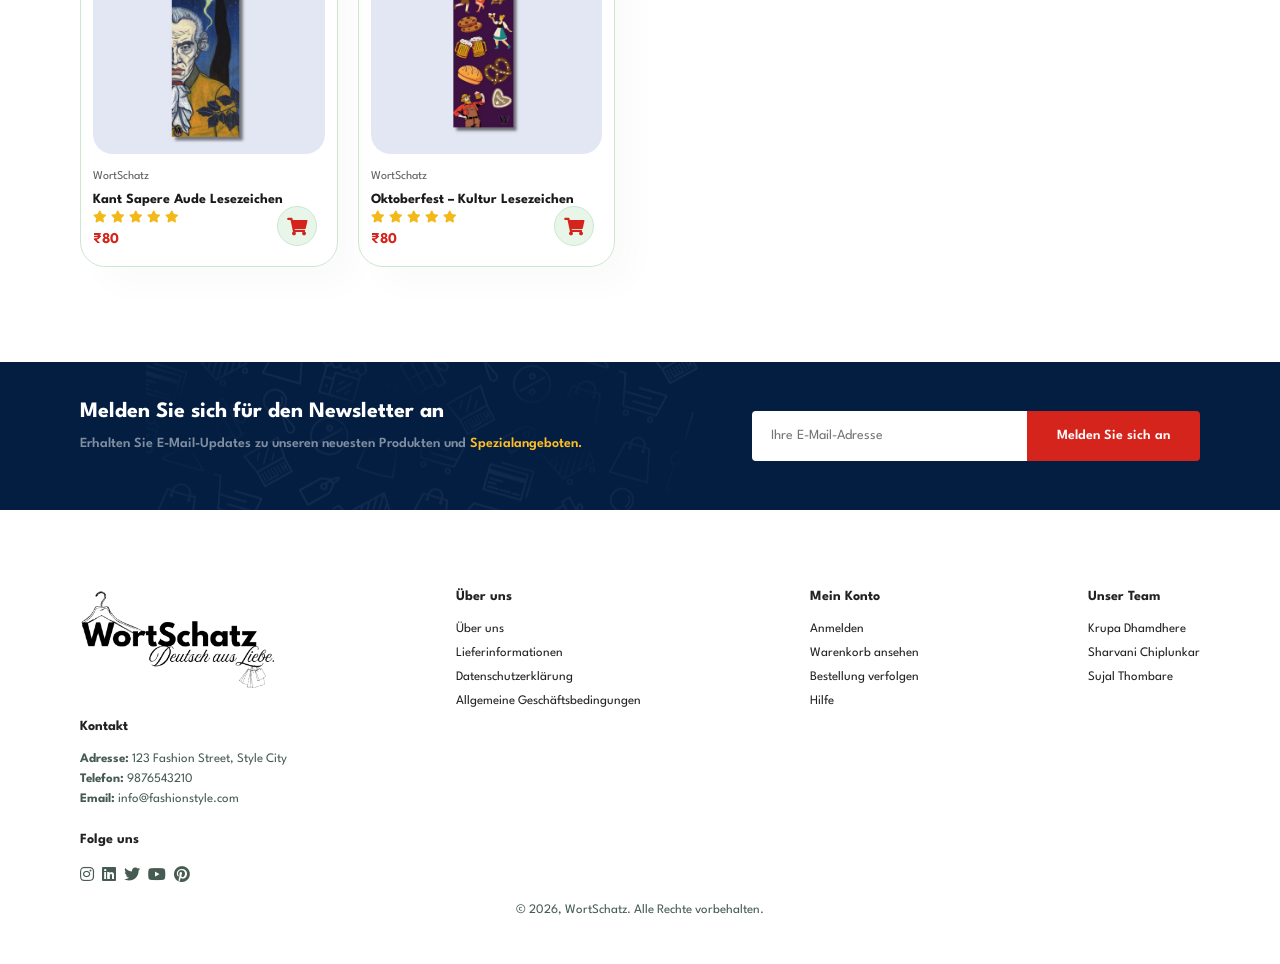
<file: shop.html>
<!doctype html>
<html lang="en">
  <head>
    <meta charset="UTF-8" />
    <meta http-equiv="X-UA-Compatible" content="IE=edge" />
    <meta name="viewport" content="width=device-width, initial-scale=1.0" />

    <link
      rel="stylesheet"
      href="https://use.fontawesome.com/releases/v5.15.4/css/all.css"
    />

    <title>WortSchatz Shop</title>
    <link rel="stylesheet" href="style.css" />
  </head>

  <body>
    <header id="header">
      <a href="#"><img src="img/short-logo.png" class="logo" alt="" /></a>

      <div>
        <ul id="navbar">
          <li><a href="index.html">Startseite</a></li>
          <li><a class="active" href="shop.html">Shop</a></li>
          <li><a href="about.html">Über uns</a></li>
          <li><a href="contact.html">Kontakt</a></li>
          <li id="lg-bag">
            <a href="cart.html"><i class="fas fa-shopping-cart"></i></a>
          </li>
          <a href="#" id="close"><i class="fas fa-times"></i></a>
        </ul>
      </div>
      <div id="mobile">
        <a href="cart.html"><i class="fas fa-shopping-cart"></i></a>
        <i id="bar" class="fas fa-outdent"></i>
      </div>
    </header>

    <section id="page-header" class="shop-page">
      <h2>#Deutsch_Merch</h2>
      <p>Die coolsten deutschen Produkte direkt zu Ihnen nach Hause!</p>
    </section>

    <section class="heading">
      <h2 id="tshirts">Tshirts</h2>
    </section>

    <section id="product1" class="section-p1">
      <div class="pro-container tshirts">
        <div class="pro" onclick="window.location.href = 'sproduct.html?id=4'">
          <img src="img/tshirts/torsch.jpeg" alt="" />
          <div class="des">
            <span>WortSchatz</span>
            <h5>Torschlusspanik - Deutsches Wort T-Shirt</h5>
            <div class="star">
              <i class="fas fa-star"></i>
              <i class="fas fa-star"></i>
              <i class="fas fa-star"></i>
              <i class="fas fa-star"></i>
              <i class="fas fa-star"></i>
            </div>
            <h4>₹350</h4>
          </div>
          <a href="#"><i class="fas fa-shopping-cart cart"></i></a>
        </div>
        <div class="pro" onclick="window.location.href = 'sproduct.html?id=32'">
          <img src="img/tshirts/torsch2.jpeg" alt="" />
          <div class="des">
            <span>WortSchatz</span>
            <h5>Torschlusspanik - Deutsches Wort T-Shirt</h5>
            <div class="star">
              <i class="fas fa-star"></i>
              <i class="fas fa-star"></i>
              <i class="fas fa-star"></i>
              <i class="fas fa-star"></i>
              <i class="fas fa-star"></i>
            </div>
            <h4>₹350</h4>
          </div>
          <a href="#"><i class="fas fa-shopping-cart cart"></i></a>
        </div>
        <div class="pro" onclick="window.location.href = 'sproduct.html?id=2'">
          <img src="img/tshirts/kant.jpeg" alt="" />
          <div class="des">
            <span>WortSchatz</span>
            <h5>Final Kant down - Kant Wortspiel T-Shirt</h5>
            <div class="star">
              <i class="fas fa-star"></i>
              <i class="fas fa-star"></i>
              <i class="fas fa-star"></i>
              <i class="fas fa-star"></i>
              <i class="fas fa-star"></i>
            </div>
            <h4>₹350</h4>
          </div>
          <a href="#"><i class="fas fa-shopping-cart cart"></i></a>
        </div>
        <div class="pro" onclick="window.location.href = 'sproduct.html?id=1'">
          <img src="img/tshirts/wurst.jpeg" alt="" />
          <div class="des">
            <span>WortSchatz</span>
            <h5>Wurst – Deutsches Wort T-Shirt</h5>
            <div class="star">
              <i class="fas fa-star"></i>
              <i class="fas fa-star"></i>
              <i class="fas fa-star"></i>
              <i class="fas fa-star"></i>
              <i class="fas fa-star"></i>
            </div>
            <h4>₹350</h4>
          </div>
          <a href="#"><i class="fas fa-shopping-cart cart"></i></a>
        </div>
        <div class="pro" onclick="window.location.href = 'sproduct.html?id=5'">
          <img src="img/tshirts/big.jpeg" alt="" />
          <div class="des">
            <span>WortSchatz</span>
            <h5>
              DonaudampfschifffahrtsgesellschaftDeutsches Kulturwort Tshirt
            </h5>
            <div class="star">
              <i class="fas fa-star"></i>
              <i class="fas fa-star"></i>
              <i class="fas fa-star"></i>
              <i class="fas fa-star"></i>
              <i class="fas fa-star"></i>
            </div>
            <h4>₹350</h4>
          </div>
          <a href="#"><i class="fas fa-shopping-cart cart"></i></a>
        </div>
        <div class="pro" onclick="window.location.href = 'sproduct.html?id=6'">
          <img src="img/tshirts/wurst2.jpeg" alt="" />
          <div class="des">
            <span>WortSchatz</span>
            <h5>Wurst - Deutsches Wort T-Shirt</h5>
            <div class="star">
              <i class="fas fa-star"></i>
              <i class="fas fa-star"></i>
              <i class="fas fa-star"></i>
              <i class="fas fa-star"></i>
              <i class="fas fa-star"></i>
            </div>
            <h4>₹350</h4>
          </div>
          <a href="#"><i class="fas fa-shopping-cart cart"></i></a>
        </div>
        <div class="pro" onclick="window.location.href = 'sproduct.html?id=33'">
          <img src="img/tshirts/fernweh2.jpg" alt="" />
          <div class="des">
            <span>WortSchatz</span>
            <h5>Fernweh – Wörterbuch Edition T-Shirt</h5>
            <div class="star">
              <i class="fas fa-star"></i>
              <i class="fas fa-star"></i>
              <i class="fas fa-star"></i>
              <i class="fas fa-star"></i>
              <i class="fas fa-star"></i>
            </div>
            <h4>₹350</h4>
          </div>
          <a href="#"><i class="fas fa-shopping-cart cart"></i></a>
        </div>
        <div class="pro" onclick="window.location.href = 'sproduct.html?id=34'">
          <img src="img/tshirts/fernweh3.jpeg" alt="" />
          <div class="des">
            <span>WortSchatz</span>
            <h5>Fernweh – Wörterbuch Edition T-Shirt</h5>
            <div class="star">
              <i class="fas fa-star"></i>
              <i class="fas fa-star"></i>
              <i class="fas fa-star"></i>
              <i class="fas fa-star"></i>
              <i class="fas fa-star"></i>
            </div>
            <h4>₹350</h4>
          </div>
          <a href="#"><i class="fas fa-shopping-cart cart"></i></a>
        </div>
        <div class="pro" onclick="window.location.href = 'sproduct.html?id=3'">
          <img src="img/tshirts/fernweh.jpeg" alt="" />
          <div class="des">
            <span>WortSchatz</span>
            <h5>Fernweh – Illustration T-Shirt</h5>
            <div class="star">
              <i class="fas fa-star"></i>
              <i class="fas fa-star"></i>
              <i class="fas fa-star"></i>
              <i class="fas fa-star"></i>
              <i class="fas fa-star"></i>
            </div>
            <h4>₹350</h4>
          </div>
          <a href="#"><i class="fas fa-shopping-cart cart"></i></a>
        </div>
      </div>

      <section class="heading">
        <h2 id="badges">Badges</h2>
      </section>

      <div class="pro-container badges">
        <div class="pro" onclick="window.location.href = 'sproduct.html?id=8'">
          <img src="img/badges/jein.jpeg" alt="" />
          <div class="des">
            <span>WortSchatz</span>
            <h5>Jein – Deutsches Wort Badge</h5>
            <div class="star">
              <i class="fas fa-star"></i>
              <i class="fas fa-star"></i>
              <i class="fas fa-star"></i>
              <i class="fas fa-star"></i>
              <i class="fas fa-star"></i>
            </div>
            <h4>₹80</h4>
          </div>
          <a href="#"><i class="fas fa-shopping-cart cart"></i></a>
        </div>
        <div class="pro" onclick="window.location.href = 'sproduct.html?id=9'">
          <img src="img/badges/moin.jpeg" alt="" />
          <div class="des">
            <span>WortSchatz</span>
            <h5>Moin – Deutscher Gruß Badge</h5>
            <div class="star">
              <i class="fas fa-star"></i>
              <i class="fas fa-star"></i>
              <i class="fas fa-star"></i>
              <i class="fas fa-star"></i>
              <i class="fas fa-star"></i>
            </div>
            <h4>₹80</h4>
          </div>
          <a href="#"><i class="fas fa-shopping-cart cart"></i></a>
        </div>
        <div class="pro" onclick="window.location.href = 'sproduct.html?id=10'">
          <img src="img/badges/halt.jpeg" alt="" />
          <div class="des">
            <span>WortSchatz</span>
            <h5>Halt die Klappe – Frecher Spruch Badge</h5>
            <div class="star">
              <i class="fas fa-star"></i>
              <i class="fas fa-star"></i>
              <i class="fas fa-star"></i>
              <i class="fas fa-star"></i>
              <i class="fas fa-star"></i>
            </div>
            <h4>₹80</h4>
          </div>
          <a href="#"><i class="fas fa-shopping-cart cart"></i></a>
        </div>
        <div class="pro" onclick="window.location.href = 'sproduct.html?id=11'">
          <img src="img/badges/friedrich.jpeg" alt="" />
          <div class="des">
            <span>WortSchatz</span>
            <h5>Nietzsche – Illustration Badge</h5>
            <div class="star">
              <i class="fas fa-star"></i>
              <i class="fas fa-star"></i>
              <i class="fas fa-star"></i>
              <i class="fas fa-star"></i>
              <i class="fas fa-star"></i>
            </div>
            <h4>₹80</h4>
          </div>
          <a href="#"><i class="fas fa-shopping-cart cart"></i></a>
        </div>
        <div class="pro" onclick="window.location.href = 'sproduct.html?id=12'">
          <img src="img/badges/idk.jpeg" alt="" />
          <div class="des">
            <span>WortSchatz</span>
            <h5>Franz Kafka Badge</h5>
            <div class="star">
              <i class="fas fa-star"></i>
              <i class="fas fa-star"></i>
              <i class="fas fa-star"></i>
              <i class="fas fa-star"></i>
              <i class="fas fa-star"></i>
            </div>
            <h4>₹80</h4>
          </div>
          <a href="#"><i class="fas fa-shopping-cart cart"></i></a>
        </div>
        <div class="pro" onclick="window.location.href = 'sproduct.html?id=25'">
          <img src="img/badges/elena.jpeg" alt="" />
          <div class="des">
            <span>WortSchatz</span>
            <h5>Doppelgänger x TVD – Serienreferenz Badge</h5>
            <div class="star">
              <i class="fas fa-star"></i>
              <i class="fas fa-star"></i>
              <i class="fas fa-star"></i>
              <i class="fas fa-star"></i>
              <i class="fas fa-star"></i>
            </div>
            <h4>₹80</h4>
          </div>
          <a href="#"><i class="fas fa-shopping-cart cart"></i></a>
        </div>
        <div class="pro" onclick="window.location.href = 'sproduct.html?id=24'">
          <img src="img/badges/muskatnuss.jpeg" alt="" />
          <div class="des">
            <span>WortSchatz</span>
            <h5>Muskatnuss – Deutsches Wort Badge</h5>
            <div class="star">
              <i class="fas fa-star"></i>
              <i class="fas fa-star"></i>
              <i class="fas fa-star"></i>
              <i class="fas fa-star"></i>
              <i class="fas fa-star"></i>
            </div>
            <h4>₹80</h4>
          </div>
          <a href="#"><i class="fas fa-shopping-cart cart"></i></a>
        </div>
        <div class="pro" onclick="window.location.href = 'sproduct.html?id=23'">
          <img src="img/badges/tja.jpeg" alt="" />
          <div class="des">
            <span>WortSchatz</span>
            <h5>Tja – Deutsches Wort Badge</h5>
            <div class="star">
              <i class="fas fa-star"></i>
              <i class="fas fa-star"></i>
              <i class="fas fa-star"></i>
              <i class="fas fa-star"></i>
              <i class="fas fa-star"></i>
            </div>
            <h4>₹80</h4>
          </div>
          <a href="#"><i class="fas fa-shopping-cart cart"></i></a>
        </div>
        <div class="pro" onclick="window.location.href = 'sproduct.html?id=26'">
          <img src="img/badges/kfk.jpeg" alt="" />
          <div class="des">
            <span>WortSchatz</span>
            <h5>Kafka x KFC – Lustiger Literatur Badge</h5>
            <div class="star">
              <i class="fas fa-star"></i>
              <i class="fas fa-star"></i>
              <i class="fas fa-star"></i>
              <i class="fas fa-star"></i>
              <i class="fas fa-star"></i>
            </div>
            <h4>₹80</h4>
          </div>
          <a href="#"><i class="fas fa-shopping-cart cart"></i></a>
        </div>
      </div>

      <section class="heading">
        <h2 id="tote">Stofftasche</h2>
      </section>

      <div class="pro-container totebags">
        <div class="pro" onclick="window.location.href = 'sproduct.html?id=7'">
          <img src="img/tote1-front.jpeg" alt="" />
          <div class="des">
            <span>WortSchatz</span>
            <h5>Verwandlung Tote Bag</h5>
            <div class="star">
              <i class="fas fa-star"></i>
              <i class="fas fa-star"></i>
              <i class="fas fa-star"></i>
              <i class="fas fa-star"></i>
              <i class="fas fa-star"></i>
            </div>
            <h4>₹250</h4>
          </div>
          <a href="#"><i class="fas fa-shopping-cart cart"></i></a>
        </div>
        <div class="pro" onclick="window.location.href = 'sproduct.html?id=20'">
          <img src="img/totebags/wurst.jpeg" alt="" />
          <div class="des">
            <span>WortSchatz</span>
            <h5>Wurst – Deutsches Wort Stofftasche</h5>
            <div class="star">
              <i class="fas fa-star"></i>
              <i class="fas fa-star"></i>
              <i class="fas fa-star"></i>
              <i class="fas fa-star"></i>
              <i class="fas fa-star"></i>
            </div>
            <h4>₹250</h4>
          </div>
          <a href="#"><i class="fas fa-shopping-cart cart"></i></a>
        </div>
        <div class="pro" onclick="window.location.href = 'sproduct.html?id=22'">
          <img src="img/totebags/kant.jpeg" alt="" />
          <div class="des">
            <span>WortSchatz</span>
            <h5>Final Kant down – Kant Wortspiel Stofftasche</h5>
            <div class="star">
              <i class="fas fa-star"></i>
              <i class="fas fa-star"></i>
              <i class="fas fa-star"></i>
              <i class="fas fa-star"></i>
              <i class="fas fa-star"></i>
            </div>
            <h4>₹250</h4>
          </div>
          <a href="#"><i class="fas fa-shopping-cart cart"></i></a>
        </div>
        <div class="pro" onclick="window.location.href = 'sproduct.html?id=21'">
          <img src="img/totebags/nihi-front.jpeg" alt="" />
          <div class="des">
            <span>WortSchatz</span>
            <h5>Nietzsche- Nihilimsus meme Stofftasche</h5>
            <div class="star">
              <i class="fas fa-star"></i>
              <i class="fas fa-star"></i>
              <i class="fas fa-star"></i>
              <i class="fas fa-star"></i>
              <i class="fas fa-star"></i>
            </div>
            <h4>₹250</h4>
          </div>
          <a href="#"><i class="fas fa-shopping-cart cart"></i></a>
        </div>
      </div>

      <section class="heading">
        <h2 id="bookmark-sec">Lesezeichen</h2>
      </section>

      <div class="pro-container bookmarks">
        <div class="pro" onclick="window.location.href = 'sproduct.html?id=13'">
          <img src="img/bookmarks/kafka.jpg" alt="" />
          <div class="des">
            <span>WortSchatz</span>
            <h5>Brief an den Vater – Kafka Lesezeichen</h5>
            <div class="star">
              <i class="fas fa-star"></i>
              <i class="fas fa-star"></i>
              <i class="fas fa-star"></i>
              <i class="fas fa-star"></i>
              <i class="fas fa-star"></i>
            </div>
            <h4>₹80</h4>
          </div>
          <a href="#"><i class="fas fa-shopping-cart cart"></i></a>
        </div>
        <div class="pro" onclick="window.location.href = 'sproduct.html?id=14'">
          <img src="img/bookmarks/kafka2.jpeg" alt="" />
          <div class="des">
            <span>WortSchatz</span>
            <h5>Brief an den Vater – Kafka Literatur Lesezeichen</h5>
            <div class="star">
              <i class="fas fa-star"></i>
              <i class="fas fa-star"></i>
              <i class="fas fa-star"></i>
              <i class="fas fa-star"></i>
              <i class="fas fa-star"></i>
            </div>
            <h4>₹80</h4>
          </div>
          <a href="#"><i class="fas fa-shopping-cart cart"></i></a>
        </div>
        <div class="pro" onclick="window.location.href = 'sproduct.html?id=15'">
          <img src="img/bookmarks/kafka3.jpeg" alt="" />
          <div class="des">
            <span>WortSchatz</span>
            <h5>Kafkas Zeichnungen – Literatur Lesezeichen</h5>
            <div class="star">
              <i class="fas fa-star"></i>
              <i class="fas fa-star"></i>
              <i class="fas fa-star"></i>
              <i class="fas fa-star"></i>
              <i class="fas fa-star"></i>
            </div>
            <h4>₹80</h4>
          </div>
          <a href="#"><i class="fas fa-shopping-cart cart"></i></a>
        </div>
        <div class="pro" onclick="window.location.href = 'sproduct.html?id=16'">
          <img src="img/bookmarks/kafka4.jpg" alt="" />
          <div class="des">
            <span>WortSchatz</span>
            <h5>Franz Kafka – Literatur Portrait Lesezeichen</h5>
            <div class="star">
              <i class="fas fa-star"></i>
              <i class="fas fa-star"></i>
              <i class="fas fa-star"></i>
              <i class="fas fa-star"></i>
              <i class="fas fa-star"></i>
            </div>
            <h4>₹80</h4>
          </div>
          <a href="#"><i class="fas fa-shopping-cart cart"></i></a>
        </div>
        <div class="pro" onclick="window.location.href = 'sproduct.html?id=31'">
          <img src="img/bookmarks/couple.jpeg" alt="" />
          <div class="des">
            <span>WortSchatz</span>
            <h5>Nietzsche Couple Lesezeichen</h5>
            <div class="star">
              <i class="fas fa-star"></i>
              <i class="fas fa-star"></i>
              <i class="fas fa-star"></i>
              <i class="fas fa-star"></i>
              <i class="fas fa-star"></i>
            </div>
            <h4>₹150</h4>
          </div>
          <a href="#"><i class="fas fa-shopping-cart cart"></i></a>
        </div>
        <div class="pro" onclick="window.location.href = 'sproduct.html?id=18'">
          <img src="img/bookmarks/flag.jpeg" alt="" />
          <div class="des">
            <span>WortSchatz</span>
            <h5>Deutschlandpfanne Lesezeichen</h5>
            <div class="star">
              <i class="fas fa-star"></i>
              <i class="fas fa-star"></i>
              <i class="fas fa-star"></i>
              <i class="fas fa-star"></i>
              <i class="fas fa-star"></i>
            </div>
            <h4>₹80</h4>
          </div>
          <a href="#"><i class="fas fa-shopping-cart cart"></i></a>
        </div>
        <div class="pro" onclick="window.location.href = 'sproduct.html?id=19'">
          <img src="img/bookmarks/kolner.jpeg" alt="" />
          <div class="des">
            <span>WortSchatz</span>
            <h5>Kölner Dom – Architektur Lesezeichen</h5>
            <div class="star">
              <i class="fas fa-star"></i>
              <i class="fas fa-star"></i>
              <i class="fas fa-star"></i>
              <i class="fas fa-star"></i>
              <i class="fas fa-star"></i>
            </div>
            <h4>₹80</h4>
          </div>
          <a href="#"><i class="fas fa-shopping-cart cart"></i></a>
        </div>
        <div class="pro" onclick="window.location.href = 'sproduct.html?id=29'">
          <img src="img/bookmarks/dosto.jpeg" alt="" />
          <div class="des">
            <span>WortSchatz</span>
            <h5>Dostoyevsky Lesezeichen</h5>
            <div class="star">
              <i class="fas fa-star"></i>
              <i class="fas fa-star"></i>
              <i class="fas fa-star"></i>
              <i class="fas fa-star"></i>
              <i class="fas fa-star"></i>
            </div>
            <h4>₹80</h4>
          </div>
          <a href="#"><i class="fas fa-shopping-cart cart"></i></a>
        </div>
        <div class="pro" onclick="window.location.href = 'sproduct.html?id=30'">
          <img src="img/bookmarks/kant.jpeg" alt="" />
          <div class="des">
            <span>WortSchatz</span>
            <h5>Kant Sapere Aude Lesezeichen</h5>
            <div class="star">
              <i class="fas fa-star"></i>
              <i class="fas fa-star"></i>
              <i class="fas fa-star"></i>
              <i class="fas fa-star"></i>
              <i class="fas fa-star"></i>
            </div>
            <h4>₹80</h4>
          </div>
          <a href="#"><i class="fas fa-shopping-cart cart"></i></a>
        </div>
        <div class="pro" onclick="window.location.href = 'sproduct.html?id=17'">
          <img src="img/bookmarks/okto.jpeg" alt="" />
          <div class="des">
            <span>WortSchatz</span>
            <h5>Oktoberfest – Kultur Lesezeichen</h5>
            <div class="star">
              <i class="fas fa-star"></i>
              <i class="fas fa-star"></i>
              <i class="fas fa-star"></i>
              <i class="fas fa-star"></i>
              <i class="fas fa-star"></i>
            </div>
            <h4>₹80</h4>
          </div>
          <a href="#"><i class="fas fa-shopping-cart cart"></i></a>
        </div>
      </div>
    </section>

    <section id="newsletter" class="section-p1 section-m1">
      <div class="newstext">
        <h4>Melden Sie sich für den Newsletter an</h4>
        <p>
          Erhalten Sie E-Mail-Updates zu unseren neuesten Produkten und
          <span>Spezialangeboten.</span>
        </p>
      </div>
      <div class="form">
        <input type="text" placeholder="Ihre E-Mail-Adresse" />
        <button class="normal">Melden Sie sich an</button>
      </div>
    </section>

    <footer class="section-p1">
      <div class="col">
        <img class="logo f-logo" src="img/logo2.png" alt="" />
        <h4>Kontakt</h4>
        <p><strong>Adresse:</strong> 123 Fashion Street, Style City</p>
        <p><strong>Telefon:</strong> 9876543210</p>
        <p><strong>Email:</strong> info@fashionstyle.com</p>
        <div class="follow">
          <h4>Folge uns</h4>
          <div class="icon">
            <i class="fab fa-instagram"></i>
            <i class="fab fa-linkedin"></i>
            <i class="fab fa-twitter"></i>
            <i class="fab fa-youtube"></i>
            <i class="fab fa-pinterest"></i>
          </div>
        </div>
      </div>

      <div class="col">
        <h4>Über uns</h4>
        <a href="about.html">Über uns</a>
        <a href="#">Lieferinformationen</a>
        <a href="#">Datenschutzerklärung</a>
        <a href="#">Allgemeine Geschäftsbedingungen</a>
      </div>

      <div class="col">
        <h4>Mein Konto</h4>
        <a href="#">Anmelden</a>
        <a href="cart.html">Warenkorb ansehen</a>
        <a href="#">Bestellung verfolgen</a>
        <a href="#">Hilfe</a>
      </div>

      <div class="col">
        <h4>Unser Team</h4>
        <a href="contact.html">Krupa Dhamdhere</a>
        <a href="contact.html">Sharvani Chiplunkar</a>
        <a href="contact.html">Sujal Thombare</a>
      </div>

      <div class="copyright">
        <p>© 2026, WortSchatz. Alle Rechte vorbehalten.</p>
      </div>
    </footer>

    <script src="script.js"></script>
  </body>
</html>
</file>
<file: style.css>
@import url("https://fonts.googleapis.com/css2?family=Spartan:wght@100;200;300;400;500;600;700;800;900&display=swap");
* {
  margin: 0;
  padding: 0;
  box-sizing: border-box;
  font-family: "Spartan", sans-serif;
}

html {
  scroll-behavior: smooth;
}
html,
body {
  width: 100%;
  overflow-x: hidden;
}

/* Global Styles */

h1 {
  font-size: 50px;
  line-height: 64px;
  color: #222;
}

h2 {
  font-size: 46px;
  line-height: 54px;
  color: #222;
}

h4 {
  font-size: 20px;
  color: #222;
}

h6 {
  font-weight: 700;
  font-size: 12px;
}

h5 {
  font-size: 30px;
  line-height: 54px;
  color: #1a1a1a;
}

p {
  font-size: 16px;
  color: #465b52;
  margin: 15px 0 20px 0;
}

.section-p1 {
  padding: 40px 80px;
}

.section-m1 {
  margin: 40px 0;
}

body {
  width: 100%;
}

.logo {
  height: 50px;
}

.f-logo {
  height: 100px;
}

#header {
  position: fixed;
  z-index: 999;
  display: flex;
  align-items: center;
  justify-content: space-between;
  padding: 20px 80px;
  background: #e3e6f3;
  box-shadow: 0 5px 15px rgba(0, 0, 0, 0.06);
  width: 100%;
  top: 0;
  left: 0;
}

#navbar {
  display: flex;
  align-items: center;
  justify-content: center;
  /* gap: 30px; */
}

#navbar li {
  list-style: none;
  padding: 0 20px;
  position: relative;
}

#navbar li a,
#mobile a {
  text-decoration: none;
  color: #1a1a1a;
  font-weight: 600;
  font-size: 16px;
  transition: color 0.3s ease;
}

#navbar li a:hover,
#navbar li a.active {
  color: #d5241b;
}

#navbar li a.active::after,
#navbar li a:hover::after {
  content: "";
  width: 30%;
  height: 2px;
  background: #d5241b;
  position: absolute;
  bottom: -4px;
  left: 20px;
}

#mobile {
  display: none;
  align-items: center;
}

#close {
  display: none;
}

/* homepage */
#hero {
  background-image: url("img/clear-hero.jpg");
  margin-top: 90px;
  height: 90vh;
  width: 100%;
  background-size: cover;
  background-position: top 25% right 0;
  padding: 0 80px;
  display: flex;
  flex-direction: column;
  align-items: flex-start;
  justify-content: center;
}

#hero h4 {
  padding-bottom: 15px;
}

#hero h1 {
  color: #d5241b;
}

#hero button {
  color: #d5241b;
  font-size: 18px;
  font-weight: 700;
  background-color: transparent;
  border: 0;
  padding: 20px 0;
  cursor: pointer;
}

#hero button:hover {
  color: #b61b13;
  transform: scale(1.1);
}

#product1 {
  text-align: center;
}

#product1 .pro-container {
  display: flex;
  justify-content: flex-start;
  gap: 20px;
  padding-top: 20px;
  flex-wrap: wrap;
}

#product1 .pro {
  width: 23%;
  min-width: 250px;
  padding: 10px 12px;
  border: 1px solid #cce7d0;
  border-radius: 25px;
  cursor: pointer;
  box-shadow: 20px 20px 30px rgba(0, 0, 0, 0.02);
  margin: 15px 0;
  transition: 0.2s ease;
  position: relative;
}

#product1 .pro a {
  width: 40px;
  height: 40px;
  background-color: #e8f6ea;
  border-radius: 50%;
  display: flex;
  align-items: center;
  justify-content: center;
  color: #d5241b;
  position: absolute;
  bottom: 20px;
  right: 20px;
  text-decoration: none;
  border: 1px solid #cce7d0;
}

#product1 .pro a i {
  font-size: 18px;
}

#product1 .pro:hover {
  box-shadow: 20px 20px 30px rgba(0, 0, 0, 0.06);
}

#product1 .pro img {
  width: 100%;
  border-radius: 20px;
}

#product1 .pro .des {
  text-align: start;
  padding: 10px 0;
}

#product1 .pro .des span {
  color: #606063;
  font-size: 12px;
}

#product1 .pro .des h5 {
  padding-top: 7px;
  color: #1a1a1a;
  font-size: 14px;
  line-height: 20px;
  word-wrap: break-word;
  overflow-wrap: break-word;
}

#product1 .pro .des i {
  font-size: 12px;
  color: rgb(243, 185, 25);
}

#product1 .pro .des h4 {
  padding-top: 7px;
  font-size: 15px;
  font-weight: 700;
  color: #d5241b;
}

.heading {
  text-align: center;
  padding-top: 40px;
  /* padding-bottom: 20px; */
}

#sm-banner {
  display: flex;
  justify-content: space-between;
  flex-wrap: wrap;
}

#sm-banner .banner-box {
  display: flex;
  flex-direction: column;
  justify-content: center;
  align-items: flex-start;
  background-image: url("img/banner.jpg");
  height: 50vh;
  min-width: 600px;
  background-size: cover;
  background-position: center;
  padding: 20px;
}

#sm-banner .banner-box2 {
  background-image: url("img/banner2.jpg");
}

#sm-banner h4 {
  color: #fff;
  font-size: 20px;
  font-weight: 300;
}

#sm-banner span {
  color: #fff;
  font-size: 14px;
  font-weight: 500;
  padding-bottom: 15px;
}

button.white {
  font-size: 13px;
  font-weight: 600;
  padding: 11px 18px;
  color: #fff;
  border: 1px solid #fff;
  background: transparent;
  outline: none;
  transition: 0.2s;
  cursor: pointer;
}

#sm-banner .banner-box:hover button {
  background: #d5241b;
  border: 1px solid #b61b13;
}

#banner3 {
  display: flex;
  justify-content: space-between;
  flex-wrap: wrap;
  padding: 0 80px;
}

#banner3 .banner-box {
  display: flex;
  flex-direction: column;
  justify-content: center;
  align-items: flex-start;
  background-image: url("img/k-tote2.jpg");
  height: 30vh;
  min-width: 30%;
  background-size: cover;
  background-position: center;
  padding: 20px;
  margin-bottom: 20px;
  cursor: pointer;
}

#banner3 h2 {
  color: #1a1a1a;
  font-size: 22px;
  font-weight: 900;
}

#banner3 h3 {
  color: #d5241b;
  font-size: 15px;
  font-weight: 900;
}

#banner3 .banner-box2 {
  background-image: url("img/k-badge-banner.jpg");
}

#banner3 .banner-box3 {
  background-image: url("img/k-bookmark-banner2.jpg");
}

#banner3 .banner-box4 {
  background-image: url("img/tshirt-banner.jpg");
}

#newsletter {
  display: flex;
  justify-content: space-between;
  flex-wrap: wrap;
  align-items: center;
  background-image: url("img/newsletter.png");
  background-repeat: no-repeat;
  background-position: 20% 30%;
  background-color: #041e42;
}

#newsletter h4 {
  font-size: 22px;
  font-weight: 700;
  color: #fff;
}

#newsletter p {
  font-size: 14px;
  font-weight: 600;
  color: #818ea0;
}

#newsletter p span {
  color: #ffbd27;
}

#newsletter .form {
  display: flex;
  width: 40%;
}

#newsletter input {
  height: 3.125rem;
  padding: 0 1.25em;
  font-size: 14px;
  width: 100%;
  border: 1px solid transparent;
  border-radius: 4px;
  outline: none;
  border-top-right-radius: 0;
  border-bottom-right-radius: 0;
}

button.normal {
  font-size: 14px;
  font-weight: 600;
  padding: 15px 30px;
  color: #000;
  background-color: #fff;
  border-radius: 4px;
  cursor: pointer;
  border: none;
  outline: none;
  transition: 0.2s;
}

#newsletter button {
  background-color: #d5241b;
  color: #fff;
  white-space: nowrap;
  border-top-left-radius: 0;
  border-bottom-left-radius: 0;
}

footer {
  display: flex;
  justify-content: space-between;
  flex-wrap: wrap;
}

footer .col {
  display: flex;
  flex-direction: column;
  align-items: flex-start;
  margin-bottom: 20px;
}

footer .logo {
  margin-bottom: 30px;
}

footer h4 {
  font-size: 14px;
  padding-bottom: 20px;
}

footer p {
  font-size: 13px;
  margin: 0 0 8px 0;
}

footer a {
  font-size: 13px;
  text-decoration: none;
  color: #222;
  margin: 0 0 12px 0;
}

footer .follow {
  margin-top: 20px;
}

footer .follow i {
  color: #465b52;
  padding-right: 4px;
  cursor: pointer;
}

footer .follow i:hover,
footer a:hover {
  color: #b61b13;
}

footer .copyright {
  text-align: center;
  width: 100%;
}

/* about.html */
.about-page {
  background-image: url("img/about.png");
}

#form-details form {
  width: 65%;
  display: flex;
  flex-direction: column;
  align-items: flex-start;
}

#about-head {
  display: grid;
  grid-template-columns: 1fr 1.5fr;
  align-items: center;
  gap: 60px;
}

.about-images {
  display: flex;
  gap: 20px;
}

.about-images img {
  width: 200px;
  height: 300px;
  object-fit: cover;
  border-radius: 12px;
  box-shadow: 0 10px 20px rgba(0, 0, 0, 0.1);
  transition: transform 0.3s;
}

.about-images img:hover {
  transform: translateY(-5px);
}

.about-text h2 {
  font-size: 48px;
  margin-bottom: 15px;
}

.about-text p {
  max-width: 600px;
  line-height: 1.7;
  color: #555;
  font-size: 16px;
}

/* shop.html */

#page-header {
  margin-top: 90px; /* fixed navbar */
  width: 100%;
  height: 40vh;
  background-size: cover;
  display: flex;
  justify-content: center;
  text-align: center;
  flex-direction: column;
  padding: 14px;
}

.shop-page {
  background-image: url("img/shop-b1.jpg");
}

#page-header h2,
#page-header p {
  color: #fff;
}

/* single product */

#prodetails {
  display: flex;
  margin-top: 80px;
}

#prodetails .single-pro-image {
  width: 35%;
  margin-right: 50px;
  cursor: pointer;
}

#main-img {
  border: 1px solid #cce7d0;
}

.small-img {
  border: 1px solid #cce7d0;
}

.small-img-group {
  display: flex;
  justify-content: space-between;
}

.small-img-col {
  flex-basis: 24%;
  cursor: pointer;
}

#prodetails .single-pro-details {
  width: 45%;
}

#prodetails .single-pro-details h4 {
  padding: 40px 0 20px 0;
}

#prodetails .single-pro-details h2 {
  font-size: 26px;
}

#prodetails .single-pro-details select {
  display: block;
  padding: 5px 10px;
  margin-bottom: 10px;
}

#prodetails .single-pro-details input {
  height: 47px;
  width: 50px;
  padding-left: 10px;
  font-size: 16px;
  margin-right: 10px;
}

#prodetails .single-pro-details input:focus {
  outline: none;
}

#prodetails .single-pro-details button {
  background: #d5241b;
  color: #fff;
}

#prodetails .single-pro-details span {
  line-height: 25px;
}

#product-colour {
  margin-top: 30px;
}

/* contact.html */
.contact-page {
  background-image: url("img/contact.jpg");
}

#form-details {
  display: flex;
  justify-content: space-between;
  margin: 30px;
  padding: 80px;
  border: 1px solid #e1e1e1;
}

#form-details form {
  width: 65%;
  display: flex;
  flex-direction: column;
  align-items: flex-start;
}

#form-details form span {
  font-size: 12px;
}

#form-details form h2 {
  font-size: 26px;
  line-height: 35px;
  padding: 20px 0;
}

#form-details form input,
#form-details form textarea {
  width: 100%;
  padding: 12px 15px;
  margin-bottom: 20px;
  outline: none;
  border: 1px solid #e1e1e1;
}

#form-details form button {
  background-color: #d5241b;
  color: #fff;
}

#form-details .people div {
  padding-bottom: 25px;
  display: flex;
  align-items: flex-start;
}

#form-details .people div img {
  width: 65px;
  height: 65px;
  object-fit: cover;
  border: 1px solid #818ea0;
  margin-right: 15px;
  border-radius: 50%;
}

#form-details .people div p {
  margin: 0;
  font-size: 13px;
  line-height: 25px;
}

#form-details .people div p span {
  display: block;
  font-size: 16px;
  font-weight: 600;
  color: #1a1a1a;
}

/* cart.html */

#cart-items {
  font-size: 26px;
  padding: 160px 100px;
  align-items: center;
  justify-content: center;
  text-align: center;
  /* color: #d5241b; */
}

/* media query */

@media (max-width: 799px) {
  #navbar {
    display: flex;
    flex-direction: column;
    align-items: flex-start;
    justify-content: flex-start;
    position: fixed;
    top: 0;
    right: -300px;
    height: 100vh;
    width: 300px;
    background: #e3e6f3;
    box-shadow: 0 40px 60px rgba(0, 0, 0, 0.1);
    padding: 80px 0 0 10px;
    transition: 0.3s;
  }

  #navbar.active {
    right: 0;
  }

  #navbar li {
    margin-bottom: 25px;
  }

  #mobile {
    display: flex;
    align-items: center;
  }

  #mobile i {
    color: #1a1a1a;
    font-size: 24px;
    cursor: pointer;
    padding-left: 20px;
  }

  #close {
    display: initial;
    position: absolute;
    top: 30px;
    left: 30px;
    color: #222;
    font-size: 24px;
  }

  #lg-bag {
    display: none;
  }

  #hero {
    height: 70vh;
    padding: 0 80px;
    background-position: top 30% right 30%;
  }

  #product1 .pro-container {
    justify-content: center;
  }

  #product1 .pro {
    width: 45%; /* extra */
    margin: 15px;
  }

  #sm-banner .banner-box {
    min-width: 100%;
    height: 30vh;
    margin-bottom: 20px;
  }

  #banner3 {
    padding: 0 80px;
  }

  #banner3 .banner-box {
    width: 28%;
  }

  #newsletter .form {
    width: 70%;
  }

  /* contact form */
  #form-details {
    padding: 40px;
  }

  #form-details form {
    width: 50%;
  }
}

@media (max-width: 477px) {
  #header {
    padding: 10px 10px;
  }

  h1 {
    font-size: 30px;
    line-height: 50px;
  }

  h2 {
    font-size: 32px;
    line-height: 40px;
  }

  #hero h4 {
    font-size: 18px;
    padding-bottom: 10px;
  }

  #hero h1 {
    font-size: 32px;
  }

  #hero p {
    padding-top: 0;
    line-height: 30px;
    font-size: 14px;
  }

  #hero {
    background-image: url("img/hero3.jpg");
    padding: 80px 30px;
    background-position: 60%;
    margin-top: 74px;
    height: 95vh;
    justify-content: start;
  }

  #hero button {
    font-size: 16px;
  }

  #product1 .pro {
    width: 100%;
  }

  #product1 .pro h5 {
    line-height: 20px;
  }

  #sm-banner {
    padding: 20px 20px;
  }

  #sm-banner .banner-box {
    height: 40vh;
  }

  #sm-banner .banner-box2 {
    margin-top: 20px;
  }

  #banner3 {
    padding: 0 20px;
  }

  #banner3 h5 {
    font-size: 26px;
  }

  #banner3 .banner-box {
    width: 100%;
  }

  #newsletter {
    padding: 40px 20px;
  }

  #newsletter input,
  #newsletter .form {
    width: 100%;
  }

  /* shop */

  .section-p1 {
    padding: 40px 20px;
  }

  .section-m1 {
    margin: 10px 0;
  }

  #product1 .pro-container {
    display: grid;
    grid-template-columns: repeat(2, 1fr);
    gap: 0px;
  }

  #product1 .pro {
    width: 10%;
    min-width: 150px;
  }

  #product1 .pro a {
    width: 30px;
    height: 30px;
    bottom: 15px;
    right: 15px;
  }

  #product1 .pro a i {
    font-size: 14px;
  }

  #product1 .pro .des span {
    font-size: 9px;
  }

  #product1 .pro .des h5 {
    font-size: 12px;
  }

  #product1 .pro .des h4 {
    font-size: 12px;
  }

  /* single product view */

  #prodetails {
    display: flex;
    flex-direction: column;
  }

  #prodetails .single-pro-image {
    width: 100%;
    margin-right: 0;
  }

  #prodetails .single-pro-details {
    width: 100%;
  }

  #prodetails .single-pro-details h2 {
    font-size: 22px;
  }

  /* about */

  #about-head {
    grid-template-columns: 1fr;
    gap: 30px;
  }

  .about-images {
    /* flex-direction: column; */
    align-items: center;
  }

  .about-images img {
    width: 30%;
    height: 10%;
    aspect-ratio: 2 / 3;
    object-fit: cover;
    border-radius: 10px;
  }

  .about-text {
    text-align: center;
    padding: 0 10px;
  }

  .about-text h2 {
    font-size: 28px;
  }

  .about-text p {
    font-size: 14px;
    max-width: 100%;
  }

  /* contact */

  #form-details {
    margin: 10px;
    padding: 30px 10px;
    flex-wrap: wrap;
  }

  #form-details form {
    width: 100%;
    margin-bottom: 30px;
  }

  /* cart */

  #cart-items {
    font-size: 18px;
    padding: 100px 60px;
  }

  #newsletter input {
    width: 100%;
    padding: 12px;
  }

  #newsletter button {
    width: 150px;
    padding-left: 7px;
  }
}
</file>
